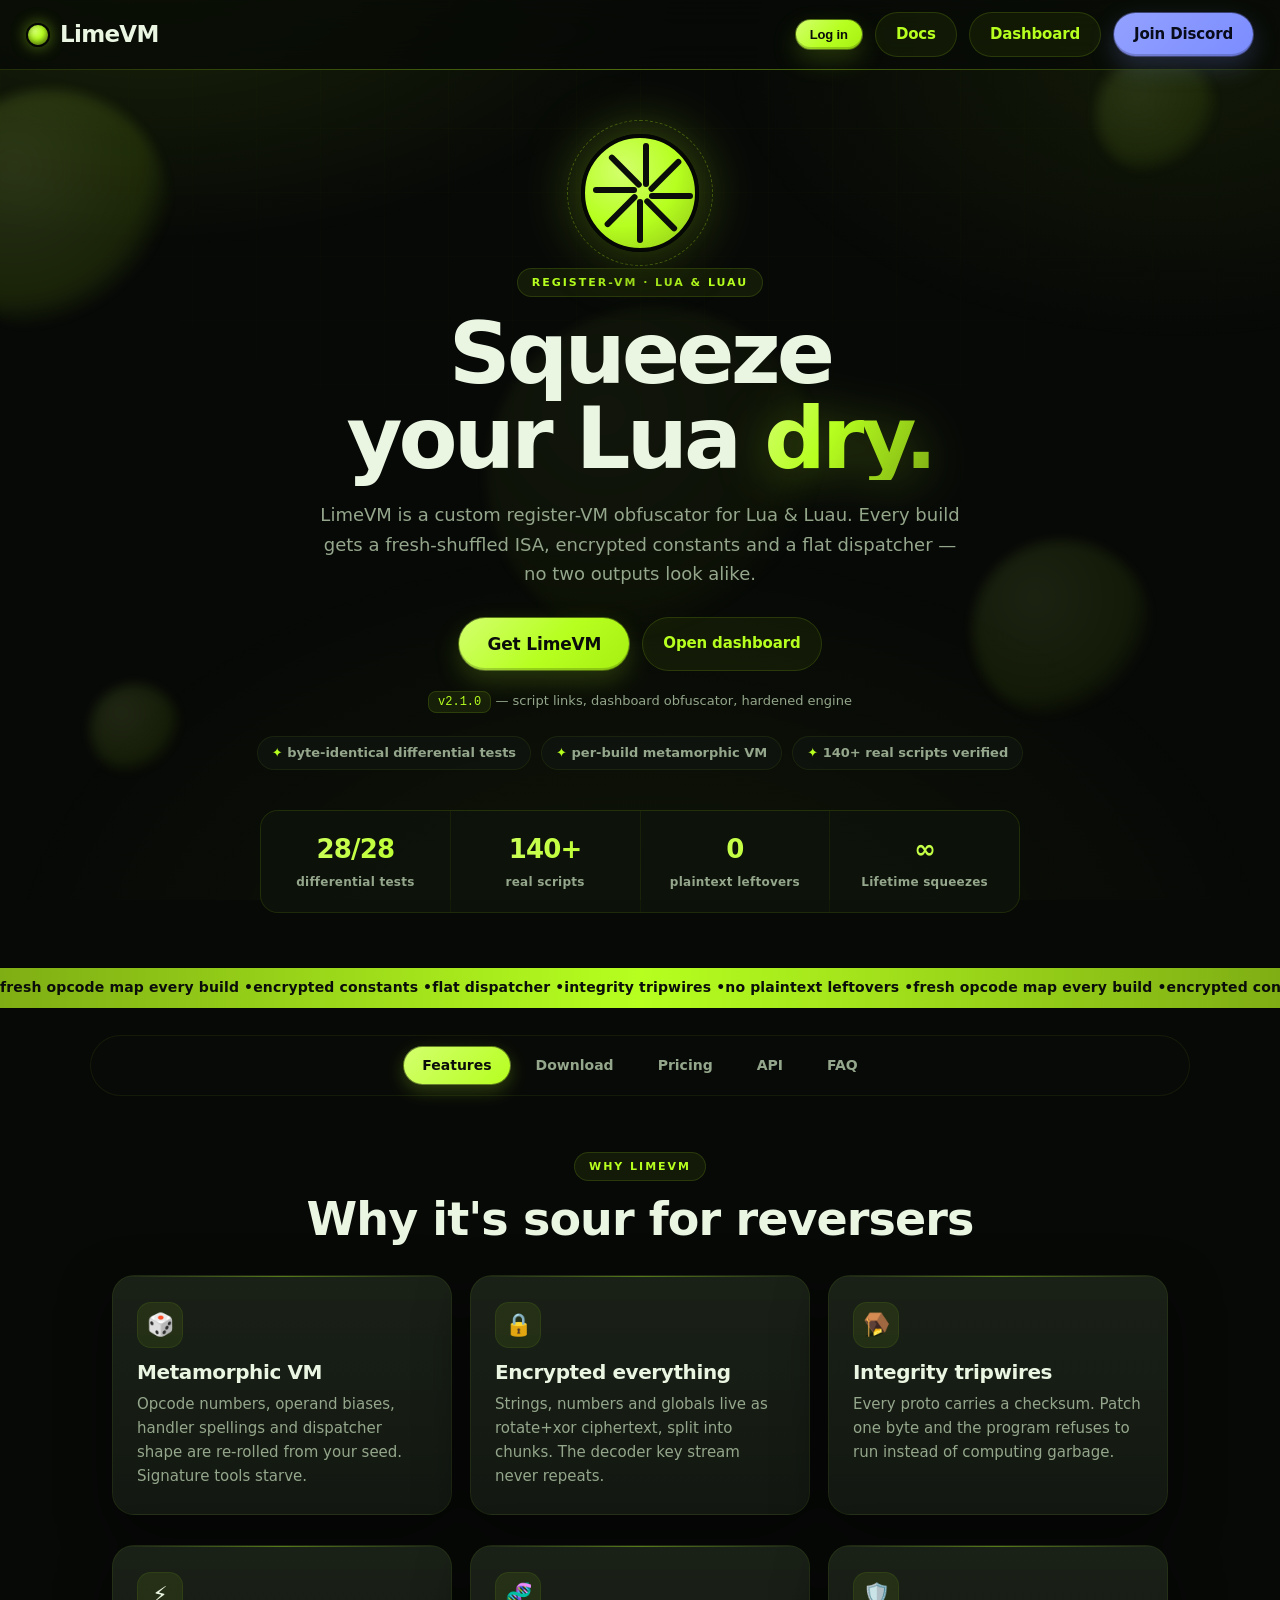
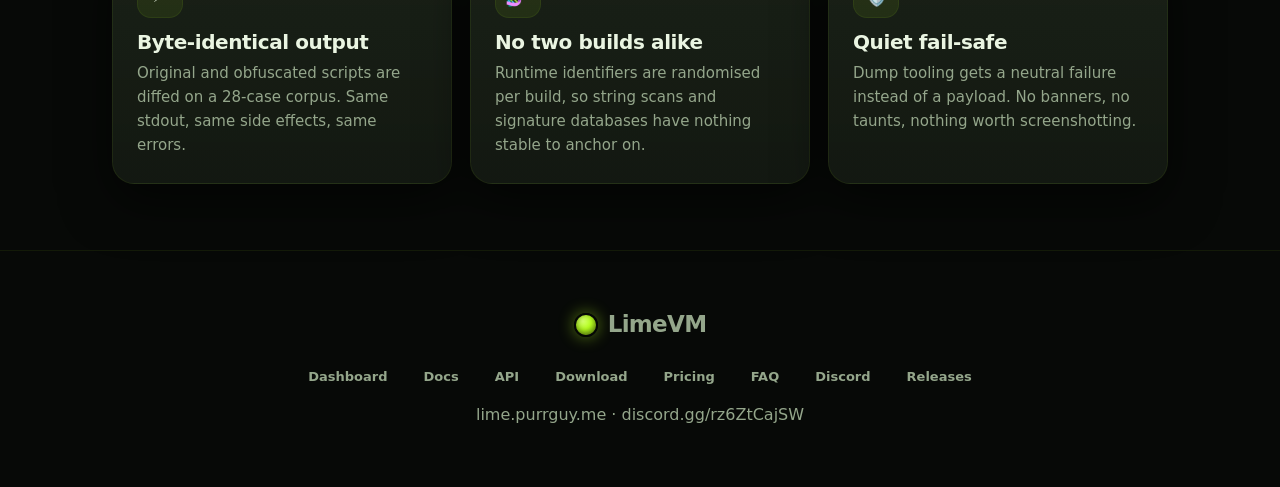
<file: index.html>
<!DOCTYPE html>
<html lang="en">
<head>
<meta charset="UTF-8">
<meta name="viewport" content="width=device-width, initial-scale=1.0">
<meta name="description" content="LimeVM — a custom register-VM obfuscator for Lua and Luau. Fresh-shuffled ISA, encrypted constants and a flat dispatcher in every build.">
<meta name="theme-color" content="#070907">
<meta property="og:title" content="LimeVM — Lua obfuscator with bite">
<meta property="og:description" content="Register-VM obfuscation for Lua and Luau: per-build metamorphic ISA, encrypted constants, integrity tripwires.">
<meta property="og:type" content="website">
<meta property="og:url" content="https://lime.purrguy.me/">
<link rel="canonical" href="https://lime.purrguy.me/">
<title>LimeVM — Lua obfuscator with bite</title>
<link rel="stylesheet" href="/style.css?v=2.4">
</head>
<body>
<div class="blobs" aria-hidden="true"><span></span><span></span><span></span><span></span><span></span></div>

<header class="nav">
  <div class="logo"><span class="lime-dot"></span> LimeVM</div>
  <span class="acct" id="acct-area"><button type="button" class="btn small" id="acct-btn">Log in</button></span>
  <a class="btn ghost" href="/docs/">Docs</a>
  <a class="btn ghost" href="dashboard.html">Dashboard</a>
  <a class="btn discord" href="https://discord.gg/rz6ZtCajSW" target="_blank" rel="noopener">Join Discord</a>
</header>

<section class="hero">
  <div class="hero-lime" aria-hidden="true">
    <div class="slice"><i></i><i></i><i></i><i></i><i></i><i></i><i></i><i></i></div>
  </div>
  <p><span class="eyebrow">Register-VM · Lua &amp; Luau</span></p>
  <h1>Squeeze your Lua <span class="hl">dry.</span></h1>
  <p class="sub">LimeVM is a custom register-VM obfuscator for Lua &amp; Luau.
     Every build gets a fresh-shuffled ISA, encrypted constants and a flat
     dispatcher — no two outputs look alike.</p>
  <div class="cta-row">
    <a class="btn big" href="#/download">Get LimeVM</a>
    <a class="btn ghost" href="dashboard.html">Open dashboard</a>
  </div>
  <p class="verline"><code>v2.1.0</code> <span class="dim">— script links, dashboard obfuscator, hardened engine</span></p>
  <div class="badges">
    <span>byte-identical differential tests</span>
    <span>per-build metamorphic VM</span>
    <span>140+ real scripts verified</span>
  </div>
  <div class="stats reveal">
    <div class="stat"><b>28/28</b><span>differential tests</span></div>
    <div class="stat"><b>140+</b><span>real scripts</span></div>
    <div class="stat"><b>0</b><span>plaintext leftovers</span></div>
    <div class="stat"><b>∞</b><span>Lifetime squeezes</span></div>
  </div>
</section>

<div class="marquee"><div class="track">
  <span>fresh opcode map every build • </span><span>encrypted constants • </span><span>flat dispatcher • </span><span>integrity tripwires • </span><span>no plaintext leftovers • </span>
  <span>fresh opcode map every build • </span><span>encrypted constants • </span><span>flat dispatcher • </span><span>integrity tripwires • </span><span>no plaintext leftovers • </span>
</div></div>

<nav class="tabs" id="tabs">
  <a href="#/features" data-tab="features">Features</a>
  <a href="#/download" data-tab="download">Download</a>
  <a href="#/pricing" data-tab="pricing">Pricing</a>
  <a href="#/api" data-tab="api">API</a>
  <a href="#/faq" data-tab="faq">FAQ</a>
</nav>

<main id="panels">
<section class="panel" data-panel="features">
  <p class="center"><span class="eyebrow">Why LimeVM</span></p>
  <h2>Why it's sour for reversers</h2>
  <div class="cards">
    <div class="card reveal"><div class="emoji">🎲</div><h3>Metamorphic VM</h3><p>Opcode numbers, operand biases, handler spellings and dispatcher shape are re-rolled from your seed. Signature tools starve.</p></div>
    <div class="card reveal"><div class="emoji">🔒</div><h3>Encrypted everything</h3><p>Strings, numbers and globals live as rotate+xor ciphertext, split into chunks. The decoder key stream never repeats.</p></div>
    <div class="card reveal"><div class="emoji">🪤</div><h3>Integrity tripwires</h3><p>Every proto carries a checksum. Patch one byte and the program refuses to run instead of computing garbage.</p></div>
  </div>
  <div class="cards">
    <div class="card reveal"><div class="emoji">⚡</div><h3>Byte-identical output</h3><p>Original and obfuscated scripts are diffed on a 28-case corpus. Same stdout, same side effects, same errors.</p></div>
    <div class="card reveal"><div class="emoji">🧬</div><h3>No two builds alike</h3><p>Runtime identifiers are randomised per build, so string scans and signature databases have nothing stable to anchor on.</p></div>
    <div class="card reveal"><div class="emoji">🛡️</div><h3>Quiet fail-safe</h3><p>Dump tooling gets a neutral failure instead of a payload. No banners, no taunts, nothing worth screenshotting.</p></div>
  </div>
</section>

<section class="panel" data-panel="download" hidden>
  <p class="center"><span class="eyebrow">Download</span></p>
  <h2>Grab the app</h2>
  <p class="center dim">Windows GUI: dashboard, history, themes, Discord login. Free accounts obfuscate up to 3000 chars per script. No install — download and run.</p>
  <div class="dl-card reveal">
    <div class="dl-ver" id="dl-ver">LimeVM v2.1.0</div>
    <div class="cta-row">
      <a class="btn big" id="dl-btn" href="download.html">Download page</a>
      <a class="btn ghost" href="https://discord.gg/rz6ZtCajSW" target="_blank" rel="noopener">Get it on Discord</a>
    </div>
    <p class="note">Windows 10/11 · ~13MB single file · <span id="dl-sha">sha256 on the download page</span></p>
  </div>
  <div class="steps">
    <div class="card reveal"><h3>1. Download</h3><p>Grab the exe from GitHub or Discord. One file, nothing to install.</p></div>
    <div class="card reveal"><h3>2. Make an account</h3><p>Register in the app (or up top on this site) — even free runs need one.</p></div>
    <div class="card reveal"><h3>3. Squeeze</h3><p>Paste Lua, hit Obfuscate. Lifetime unlocks unlimited size and unlimited runs.</p></div>
  </div>
</section>

<section class="panel" data-panel="pricing" hidden>
  <p class="center"><span class="eyebrow">Pricing</span></p>
  <h2>Pick your ripeness</h2>
  <div class="cards plans">
    <div class="card reveal">
      <h3>Week</h3><div class="price">$4.99</div>
      <p>Full obfuscator for 7 days.</p>
      <ul class="feature-list">
        <li>20 obfuscations / day</li>
        <li>All presets, app + dashboard</li>
        <li>Discord perks</li>
      </ul>
      <a class="btn ghost" href="https://discord.gg/rz6ZtCajSW" target="_blank" rel="noopener">Buy on Discord</a>
    </div>
    <div class="card reveal">
      <h3>Month</h3><div class="price">$9.99</div>
      <p>Full obfuscator for 30 days. Best for active projects.</p>
      <ul class="feature-list">
        <li>20 obfuscations / day</li>
        <li>All presets, app + dashboard</li>
        <li>Discord perks</li>
      </ul>
      <a class="btn ghost" href="https://discord.gg/rz6ZtCajSW" target="_blank" rel="noopener">Buy on Discord</a>
    </div>
    <div class="card reveal">
      <h3>Year</h3><div class="price">$21.99</div>
      <p>Full obfuscator for 365 days. Set and forget.</p>
      <ul class="feature-list">
        <li>20 obfuscations / day</li>
        <li>All presets + CLI</li>
        <li>Priority seeds</li>
      </ul>
      <a class="btn ghost" href="https://discord.gg/rz6ZtCajSW" target="_blank" rel="noopener">Buy on Discord</a>
    </div>
    <div class="card hot reveal">
      <div class="pop">BEST VALUE</div>
      <h3>Lifetime</h3><div class="price">$38.99</div>
      <p>Pay once. Every future LimeVM version, forever.</p>
      <ul class="feature-list">
        <li><b>Unlimited</b> obfuscations — no daily cap</li>
        <li>Every future version included</li>
        <li>All presets, CLI and priority seeds</li>
        <li>Never expires</li>
      </ul>
      <a class="btn" href="https://discord.gg/rz6ZtCajSW" target="_blank" rel="noopener">Buy on Discord</a>
    </div>
  </div>
  <p class="note">Buy in Discord — open a ticket and staff activate the plan on your linked account. Lifetime never resets to a daily limit.</p>
</section>

<section class="panel" data-panel="api" hidden>
  <p class="center"><span class="eyebrow">Developers</span></p>
  <h2>API</h2>
  <p class="center dim">Automate uploads and obfuscation. Auth: <code>Authorization: Bearer &lt;session token&gt;</code> from login. Quotas reset midnight UTC. Full reference: <a href="/api/docs/">api docs</a>.</p>
  <div class="win"><div class="bar"><i></i><i></i><i></i><span>upload.sh</span></div><pre id="api-doc1"></pre></div>
  <div class="win"><div class="bar"><i></i><i></i><i></i><span>obfuscate.sh</span></div><pre id="api-doc2"></pre></div>
  <div class="win"><div class="bar"><i></i><i></i><i></i><span>fetch.lua</span></div><pre id="api-doc3"></pre></div>
  <div class="win"><div class="bar"><i></i><i></i><i></i><span>private-api.sh</span></div><pre id="api-doc4"></pre></div>
  <p class="note">Short links: free 3/day, 5-day expiry · paid 20/day, never expire · same script twice returns the existing link · <code>GET /s/&lt;slug&gt;</code> serves raw Lua · dashboard obfuscator: 300k chars, 2/day (unlimited on Lifetime).<br><b>Private API</b> <code>POST /api/v2/obfuscate</code>: Bearer key, no daily quota, up to 1M chars, raw or JSON body. <a href="/api/docs/">Full reference →</a></p>
</section>

<section class="panel" data-panel="faq" hidden>
  <p class="center"><span class="eyebrow">FAQ</span></p>
  <h2>Sour questions</h2>
  <div class="faq">
    <details><summary>Will my script still run exactly the same?</summary><p>Yes. Every release passes 28 differential test cases (original vs obfuscated, byte-identical stdout) plus 140+ real-world scripts.</p></details>
    <details><summary>Can anyone reverse it?</summary><p>Honest answer: a determined expert with dynamic analysis can eventually lift any client-side VM. LimeVM's job is making that cost weeks instead of minutes — fresh ISA per build, encrypted constants, tripwires.</p></details>
    <details><summary>How do accounts and activation work?</summary><p>Make a free account here or in the app (username + password, Discord linking supported). Buy a tier on Discord and staff activate you — your app and site both unlock. License files still work for offline-first setups.</p></details>
    <details><summary>What does Lifetime actually include?</summary><p>Unlimited obfuscations with no daily cap, every future LimeVM version, all presets, CLI access and priority seeds. It never expires and never drops back to a daily limit.</p></details>
    <details><summary>Does it work offline?</summary><p>Yes. Licenses verify offline for 14 days between check-ins; obfuscation itself never needs the internet.</p></details>
    <details><summary>Is there really a free Discord obfuscator?</summary><p>Yes — <b>/obfuscate</b> in the Discord server, once per day, up to 3000 chars. Same engine, nerfed demo preset.</p></details>
  </div>
</section>
</main>

<footer>
  <div class="logo"><span class="lime-dot"></span> LimeVM</div>
  <div class="foot-grid">
    <a href="dashboard.html">Dashboard</a>
    <a href="/docs/">Docs</a>
    <a href="/api/docs/">API</a>
    <a href="download.html">Download</a>
    <a href="index.html#/pricing">Pricing</a>
    <a href="index.html#/faq">FAQ</a>
    <a href="https://discord.gg/rz6ZtCajSW" target="_blank" rel="noopener">Discord</a>
    <a href="https://github.com/purrguy/LimeVM-App/releases" target="_blank" rel="noopener">Releases</a>
  </div>
  <p>lime.purrguy.me · <a href="https://discord.gg/rz6ZtCajSW" target="_blank" rel="noopener">discord.gg/rz6ZtCajSW</a></p>
</footer>

<div class="modal-back" id="auth-modal" hidden>
  <div class="modal">
    <h3 id="auth-title">Log in</h3>
    <label>Username<input id="auth-user" autocomplete="username" maxlength="20"></label>
    <label>Password<input id="auth-pass" type="password" autocomplete="current-password"></label>
    <div class="err" id="auth-err"></div>
    <div class="cta-row">
      <button type="button" class="btn" id="auth-go">Log in</button>
      <button type="button" class="btn ghost" id="auth-swap">Need an account? Register</button>
    </div>
    <button type="button" class="x" id="auth-x" aria-label="Close">✕</button>
  </div>
</div>

<script src="app.js?v=2.4"></script>
</body>
</html>
</file>
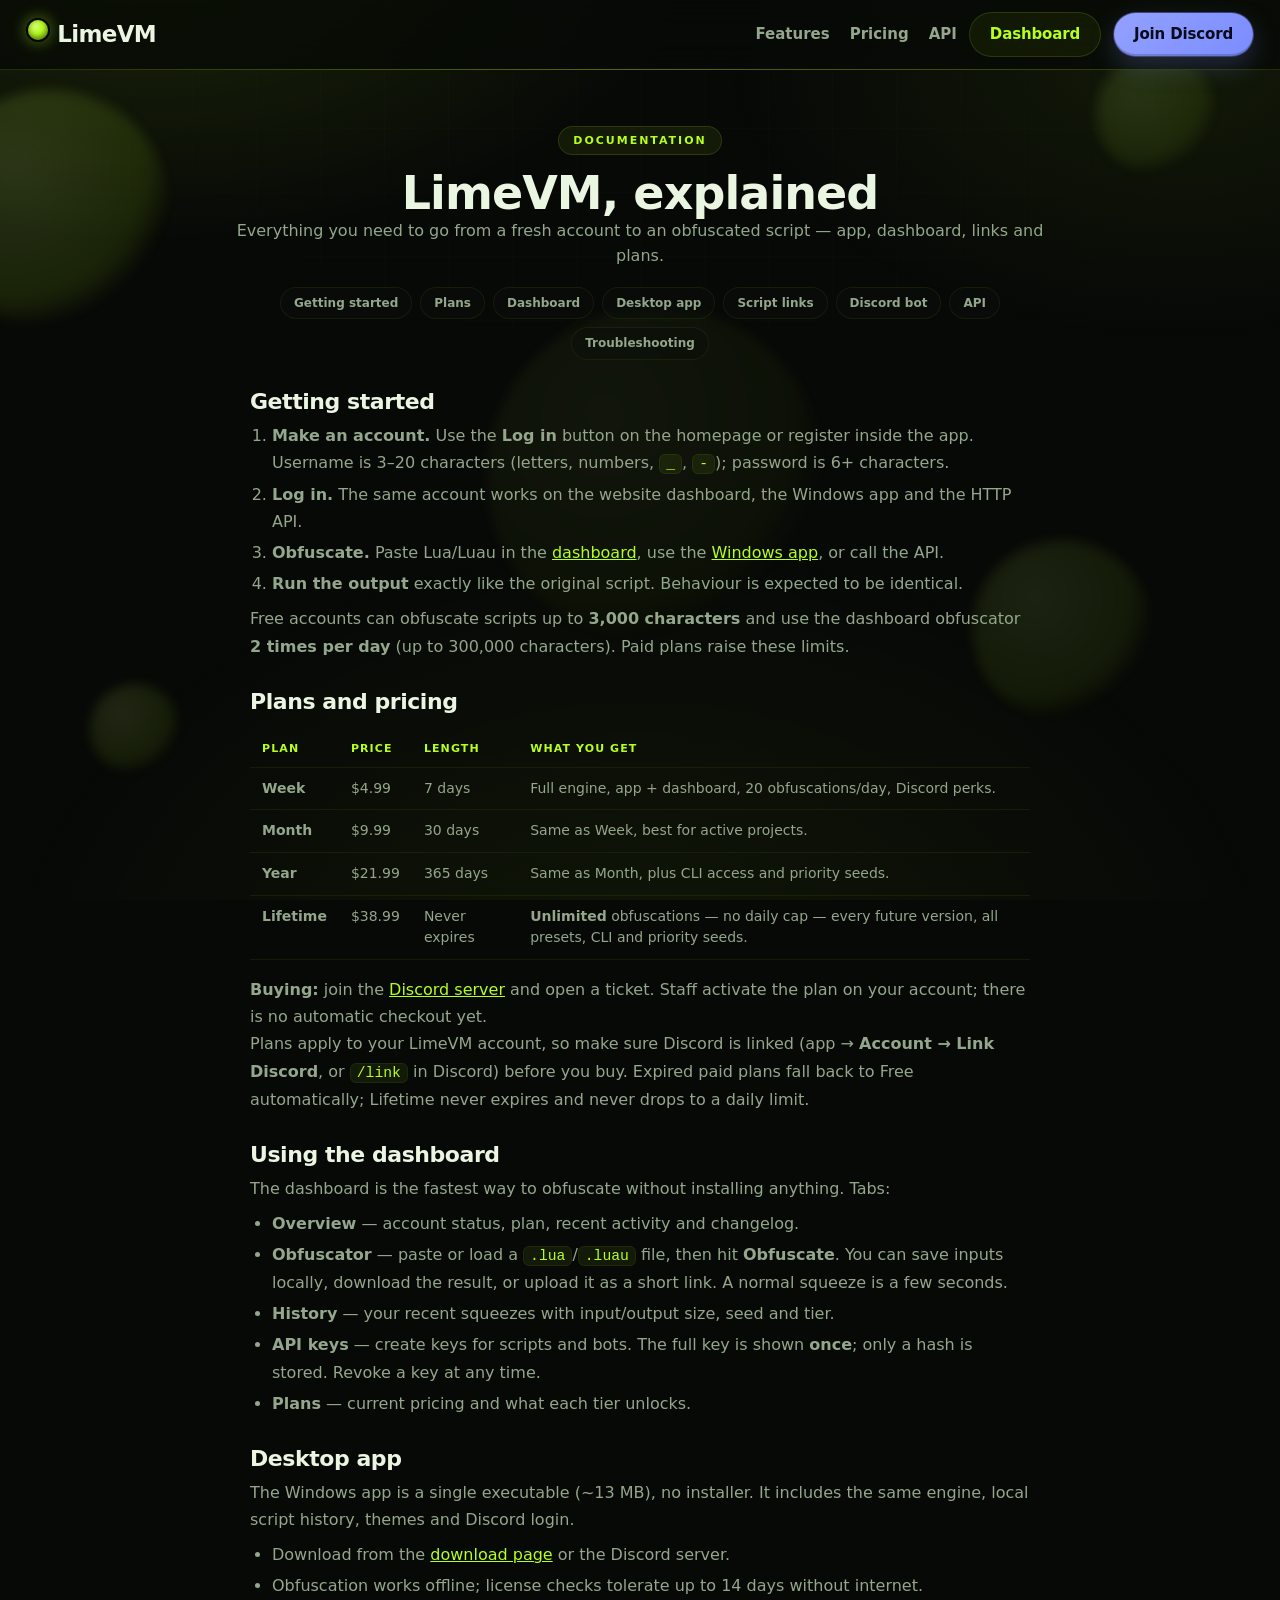
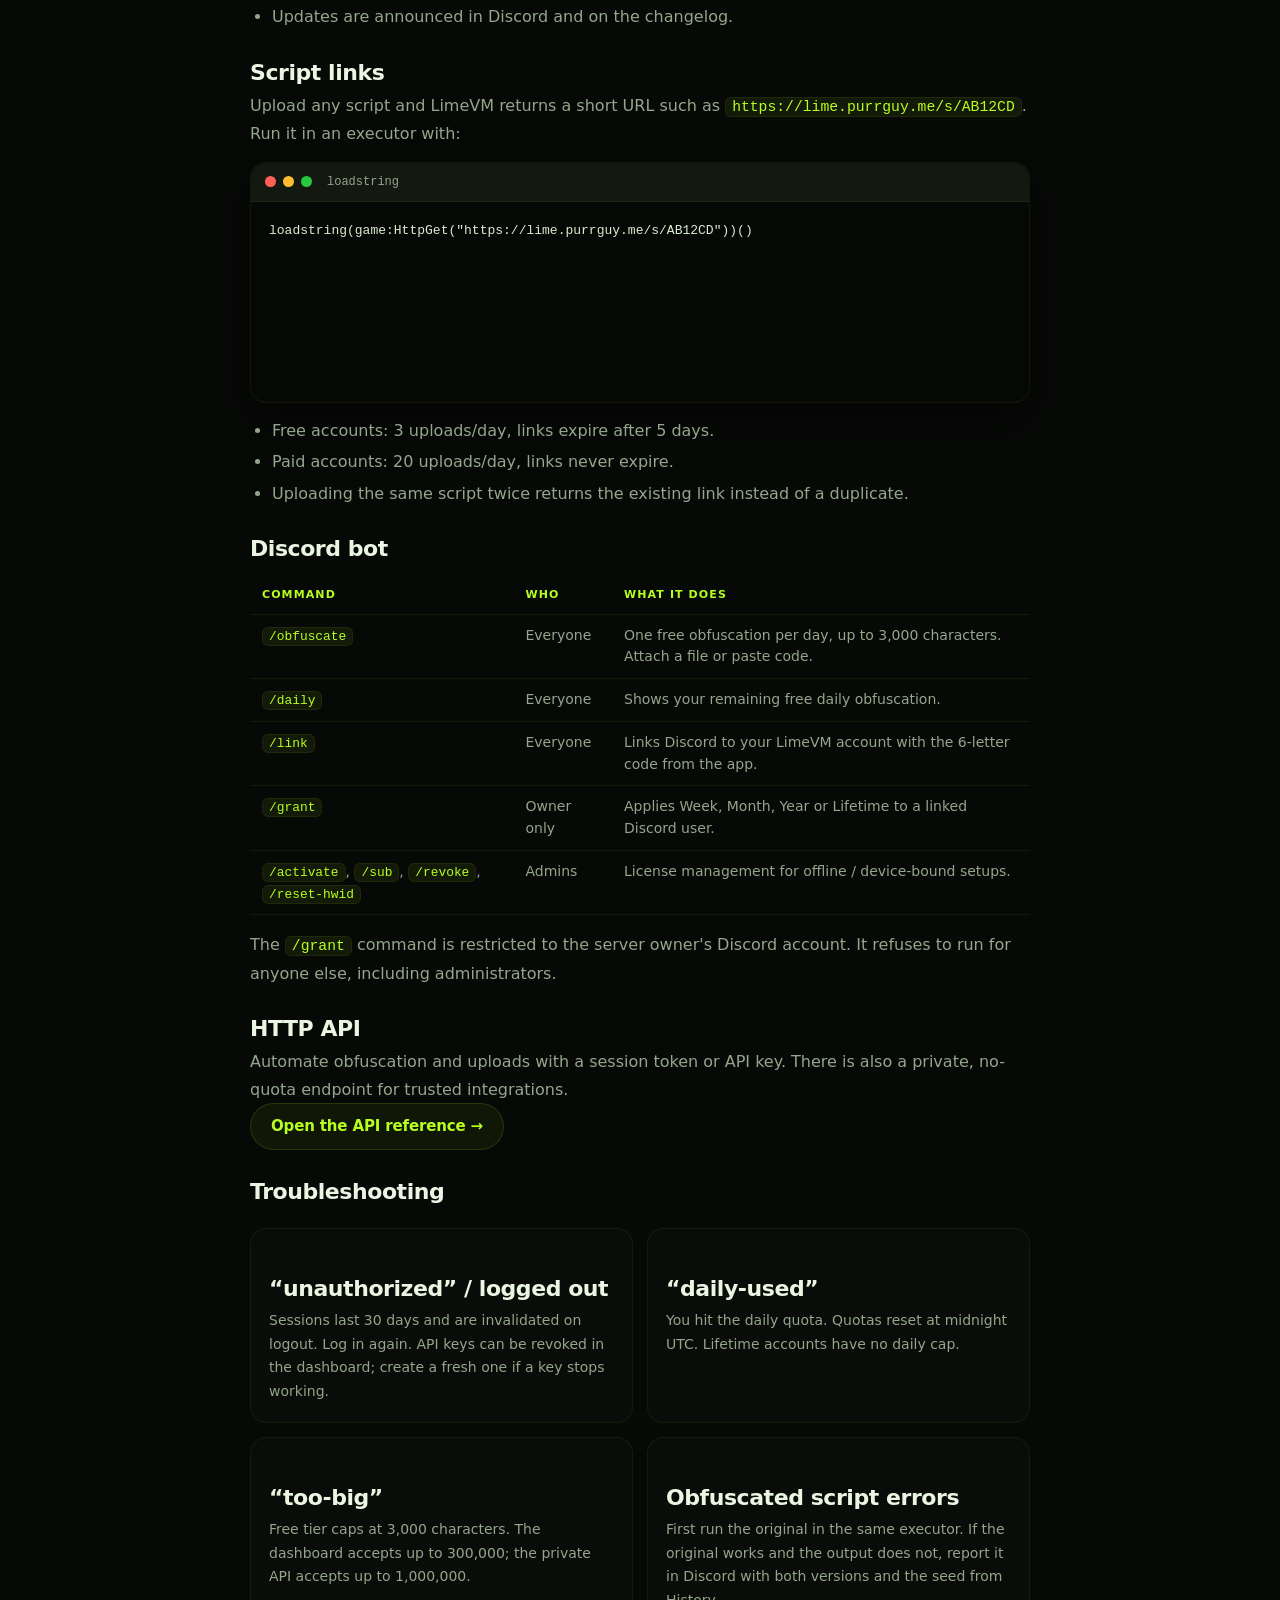
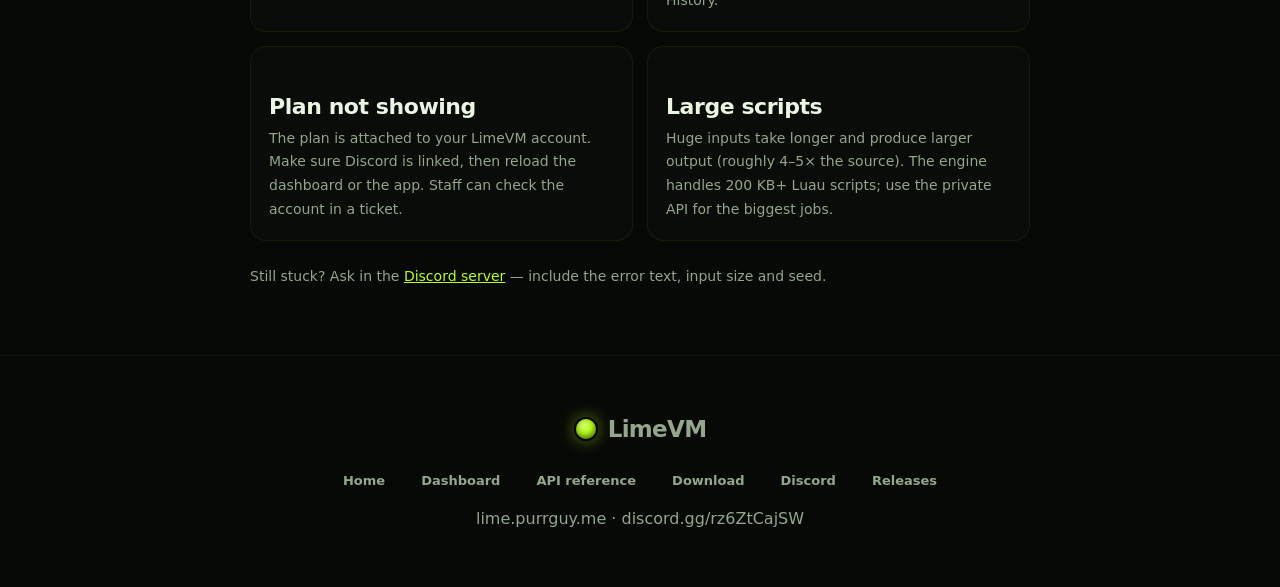
<file: docs/index.html>
<!DOCTYPE html>
<html lang="en">
<head>
<meta charset="UTF-8">
<meta name="viewport" content="width=device-width, initial-scale=1.0">
<meta name="description" content="LimeVM documentation — accounts, plans, the app, the dashboard, script links and the Discord bot.">
<meta name="theme-color" content="#070907">
<link rel="canonical" href="https://lime.purrguy.me/docs/">
<title>LimeVM Docs</title>
<link rel="stylesheet" href="/style.css?v=2.4">
</head>
<body>
<div class="blobs" aria-hidden="true"><span></span><span></span><span></span><span></span><span></span></div>

<header class="nav">
  <div class="logo"><a href="/index.html" style="color:inherit;text-decoration:none"><span class="lime-dot"></span> LimeVM</a></div>
  <nav><a href="/index.html#/features">Features</a><a href="/index.html#/pricing">Pricing</a><a href="/api/docs/">API</a></nav>
  <a class="btn ghost" href="/dashboard.html">Dashboard</a>
  <a class="btn discord" href="https://discord.gg/rz6ZtCajSW" target="_blank" rel="noopener">Join Discord</a>
</header>

<section class="panel solo">
  <p class="center"><span class="eyebrow">Documentation</span></p>
  <h2>LimeVM, explained</h2>
  <p class="center dim">Everything you need to go from a fresh account to an obfuscated script — app, dashboard, links and plans.</p>

  <div class="doc-nav">
    <a href="#start">Getting started</a>
    <a href="#plans">Plans</a>
    <a href="#dashboard">Dashboard</a>
    <a href="#app">Desktop app</a>
    <a href="#links">Script links</a>
    <a href="#discord">Discord bot</a>
    <a href="#api">API</a>
    <a href="#trouble">Troubleshooting</a>
  </div>

  <div class="prose">

    <h3 id="start">Getting started</h3>
    <ol>
      <li><b>Make an account.</b> Use the <b>Log in</b> button on the homepage or register inside the app. Username is 3–20 characters (letters, numbers, <code>_</code>, <code>-</code>); password is 6+ characters.</li>
      <li><b>Log in.</b> The same account works on the website dashboard, the Windows app and the HTTP API.</li>
      <li><b>Obfuscate.</b> Paste Lua/Luau in the <a href="/dashboard.html">dashboard</a>, use the <a href="/download.html">Windows app</a>, or call the API.</li>
      <li><b>Run the output</b> exactly like the original script. Behaviour is expected to be identical.</li>
    </ol>
    <p>Free accounts can obfuscate scripts up to <b>3,000 characters</b> and use the dashboard obfuscator <b>2 times per day</b> (up to 300,000 characters). Paid plans raise these limits.</p>

    <h3 id="plans">Plans and pricing</h3>
    <div class="table-wrap">
      <table class="api">
        <thead><tr><th>Plan</th><th>Price</th><th>Length</th><th>What you get</th></tr></thead>
        <tbody>
          <tr><td><b>Week</b></td><td>$4.99</td><td>7 days</td><td>Full engine, app + dashboard, 20 obfuscations/day, Discord perks.</td></tr>
          <tr><td><b>Month</b></td><td>$9.99</td><td>30 days</td><td>Same as Week, best for active projects.</td></tr>
          <tr><td><b>Year</b></td><td>$21.99</td><td>365 days</td><td>Same as Month, plus CLI access and priority seeds.</td></tr>
          <tr><td><b>Lifetime</b></td><td>$38.99</td><td>Never expires</td><td><b>Unlimited</b> obfuscations — no daily cap — every future version, all presets, CLI and priority seeds.</td></tr>
        </tbody>
      </table>
    </div>
    <p><b>Buying:</b> join the <a href="https://discord.gg/rz6ZtCajSW" target="_blank" rel="noopener">Discord server</a> and open a ticket. Staff activate the plan on your account; there is no automatic checkout yet.</p>
    <p>Plans apply to your LimeVM account, so make sure Discord is linked (app → <b>Account → Link Discord</b>, or <code>/link</code> in Discord) before you buy. Expired paid plans fall back to Free automatically; Lifetime never expires and never drops to a daily limit.</p>

    <h3 id="dashboard">Using the dashboard</h3>
    <p>The dashboard is the fastest way to obfuscate without installing anything. Tabs:</p>
    <ul>
      <li><b>Overview</b> — account status, plan, recent activity and changelog.</li>
      <li><b>Obfuscator</b> — paste or load a <code>.lua</code>/<code>.luau</code> file, then hit <b>Obfuscate</b>. You can save inputs locally, download the result, or upload it as a short link. A normal squeeze is a few seconds.</li>
      <li><b>History</b> — your recent squeezes with input/output size, seed and tier.</li>
      <li><b>API keys</b> — create keys for scripts and bots. The full key is shown <b>once</b>; only a hash is stored. Revoke a key at any time.</li>
      <li><b>Plans</b> — current pricing and what each tier unlocks.</li>
    </ul>

    <h3 id="app">Desktop app</h3>
    <p>The Windows app is a single executable (~13 MB), no installer. It includes the same engine, local script history, themes and Discord login.</p>
    <ul>
      <li>Download from the <a href="/download.html">download page</a> or the Discord server.</li>
      <li>Obfuscation works offline; license checks tolerate up to 14 days without internet.</li>
      <li>Updates are announced in Discord and on the changelog.</li>
    </ul>

    <h3 id="links">Script links</h3>
    <p>Upload any script and LimeVM returns a short URL such as <code>https://lime.purrguy.me/s/AB12CD</code>. Run it in an executor with:</p>
    <div class="win"><div class="bar"><i></i><i></i><i></i><span>loadstring</span></div><pre>loadstring(game:HttpGet("https://lime.purrguy.me/s/AB12CD"))()</pre></div>
    <ul>
      <li>Free accounts: 3 uploads/day, links expire after 5 days.</li>
      <li>Paid accounts: 20 uploads/day, links never expire.</li>
      <li>Uploading the same script twice returns the existing link instead of a duplicate.</li>
    </ul>

    <h3 id="discord">Discord bot</h3>
    <div class="table-wrap">
      <table class="api">
        <thead><tr><th>Command</th><th>Who</th><th>What it does</th></tr></thead>
        <tbody>
          <tr><td><code>/obfuscate</code></td><td>Everyone</td><td>One free obfuscation per day, up to 3,000 characters. Attach a file or paste code.</td></tr>
          <tr><td><code>/daily</code></td><td>Everyone</td><td>Shows your remaining free daily obfuscation.</td></tr>
          <tr><td><code>/link</code></td><td>Everyone</td><td>Links Discord to your LimeVM account with the 6-letter code from the app.</td></tr>
          <tr><td><code>/grant</code></td><td>Owner only</td><td>Applies Week, Month, Year or Lifetime to a linked Discord user.</td></tr>
          <tr><td><code>/activate</code>, <code>/sub</code>, <code>/revoke</code>, <code>/reset-hwid</code></td><td>Admins</td><td>License management for offline / device-bound setups.</td></tr>
        </tbody>
      </table>
    </div>
    <p>The <code>/grant</code> command is restricted to the server owner's Discord account. It refuses to run for anyone else, including administrators.</p>

    <h3 id="api">HTTP API</h3>
    <p>Automate obfuscation and uploads with a session token or API key. There is also a private, no-quota endpoint for trusted integrations.</p>
    <p><a class="btn ghost" href="/api/docs/">Open the API reference →</a></p>

    <h3 id="trouble">Troubleshooting</h3>
    <div class="doc-grid">
      <div class="doc-card">
        <h3>“unauthorized” / logged out</h3>
        <p>Sessions last 30 days and are invalidated on logout. Log in again. API keys can be revoked in the dashboard; create a fresh one if a key stops working.</p>
      </div>
      <div class="doc-card">
        <h3>“daily-used”</h3>
        <p>You hit the daily quota. Quotas reset at midnight UTC. Lifetime accounts have no daily cap.</p>
      </div>
      <div class="doc-card">
        <h3>“too-big”</h3>
        <p>Free tier caps at 3,000 characters. The dashboard accepts up to 300,000; the private API accepts up to 1,000,000.</p>
      </div>
      <div class="doc-card">
        <h3>Obfuscated script errors</h3>
        <p>First run the original in the same executor. If the original works and the output does not, report it in Discord with both versions and the seed from History.</p>
      </div>
      <div class="doc-card">
        <h3>Plan not showing</h3>
        <p>The plan is attached to your LimeVM account. Make sure Discord is linked, then reload the dashboard or the app. Staff can check the account in a ticket.</p>
      </div>
      <div class="doc-card">
        <h3>Large scripts</h3>
        <p>Huge inputs take longer and produce larger output (roughly 4–5× the source). The engine handles 200 KB+ Luau scripts; use the private API for the biggest jobs.</p>
      </div>
    </div>

    <p class="note">Still stuck? Ask in the <a href="https://discord.gg/rz6ZtCajSW" target="_blank" rel="noopener">Discord server</a> — include the error text, input size and seed.</p>
  </div>
</section>

<footer>
  <div class="logo"><span class="lime-dot"></span> LimeVM</div>
  <div class="foot-grid">
    <a href="/index.html">Home</a>
    <a href="/dashboard.html">Dashboard</a>
    <a href="/api/docs/">API reference</a>
    <a href="/download.html">Download</a>
    <a href="https://discord.gg/rz6ZtCajSW" target="_blank" rel="noopener">Discord</a>
    <a href="https://github.com/purrguy/LimeVM-App/releases" target="_blank" rel="noopener">Releases</a>
  </div>
  <p>lime.purrguy.me · <a href="https://discord.gg/rz6ZtCajSW" target="_blank" rel="noopener">discord.gg/rz6ZtCajSW</a></p>
</footer>
</body>
</html>
</file>
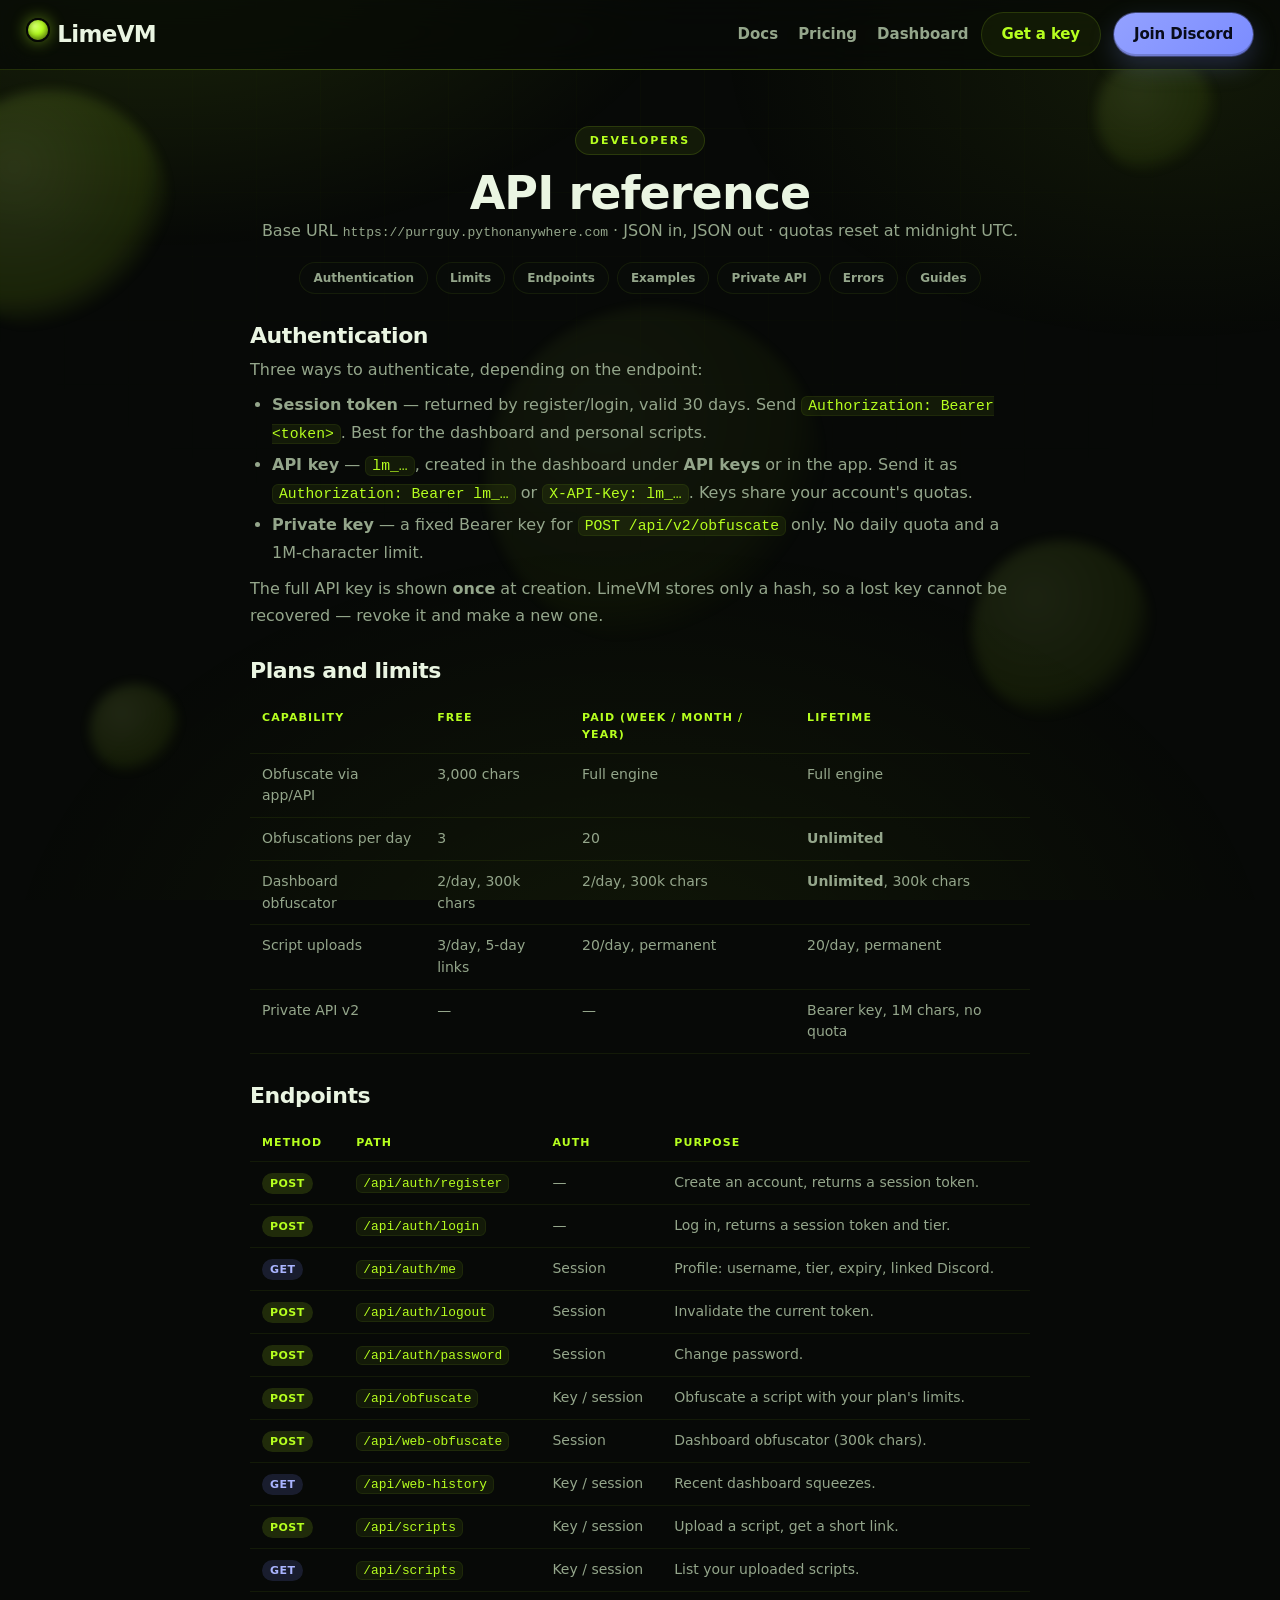
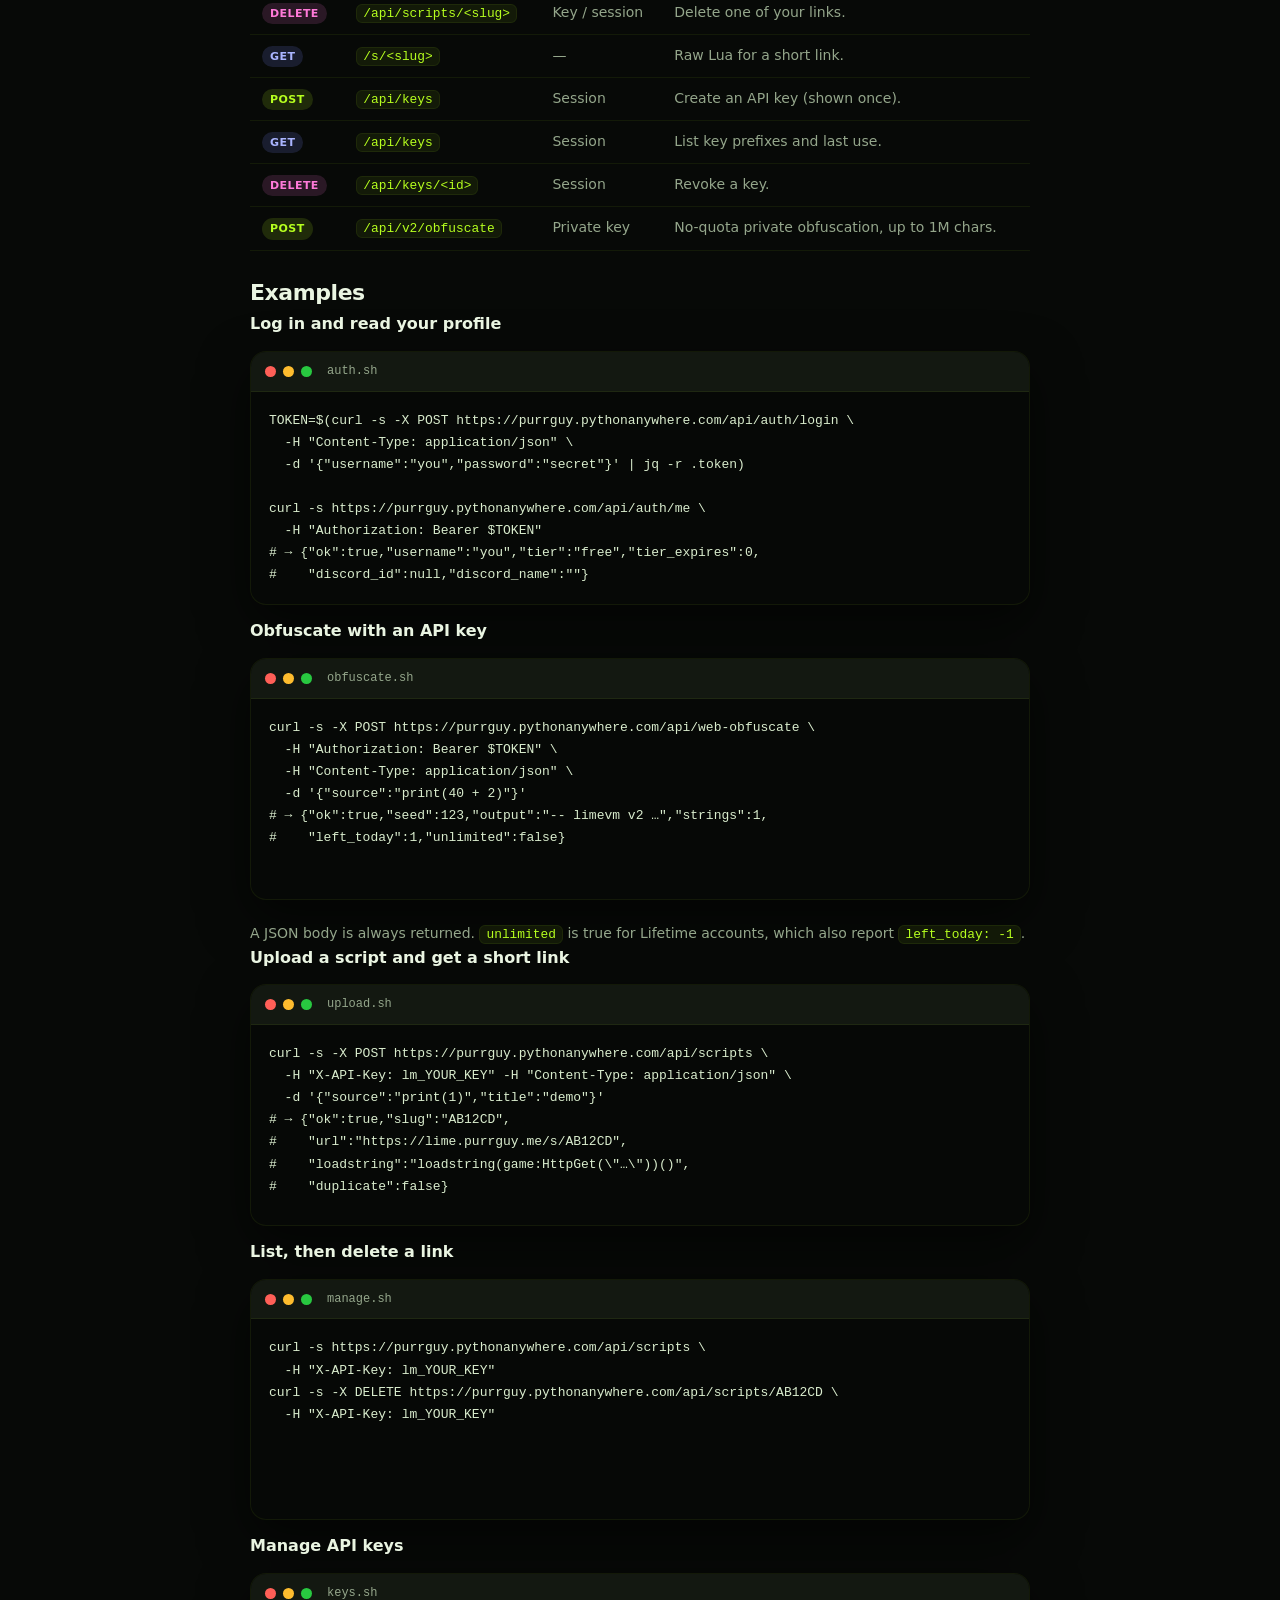
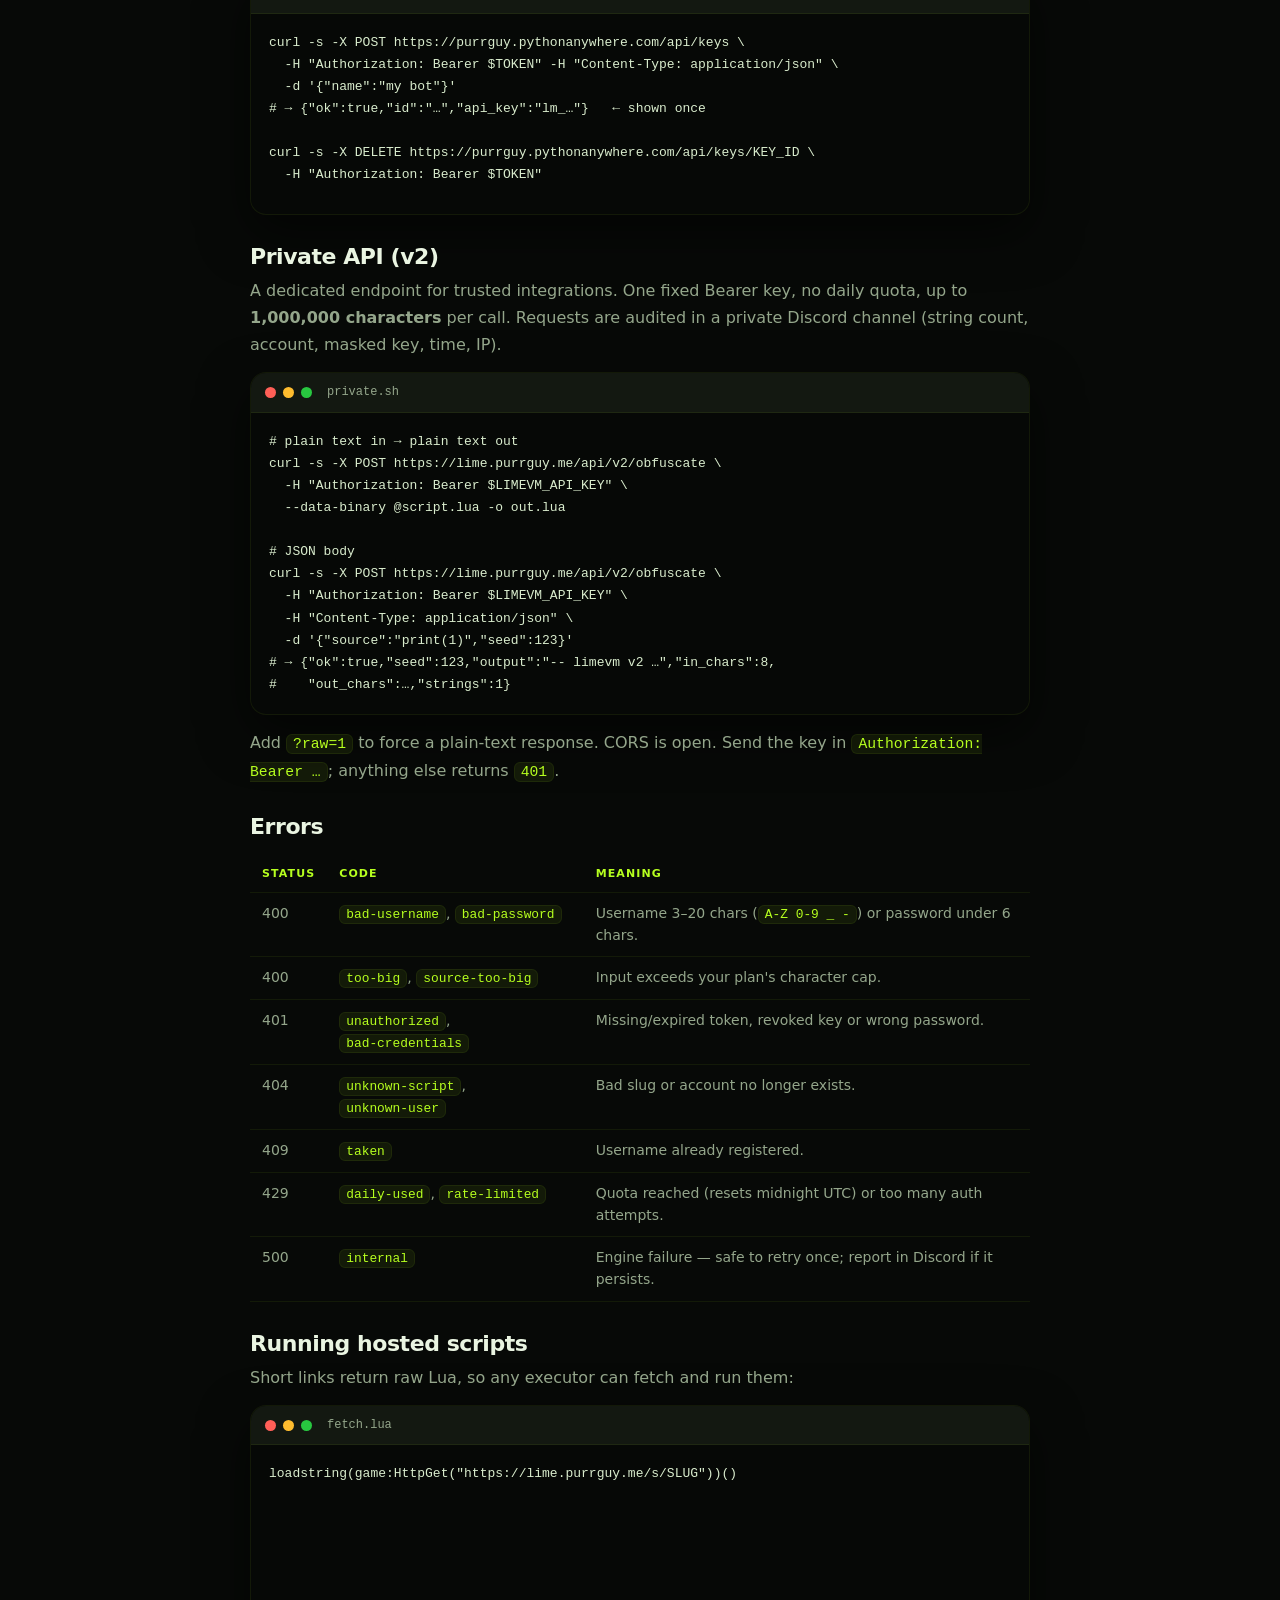
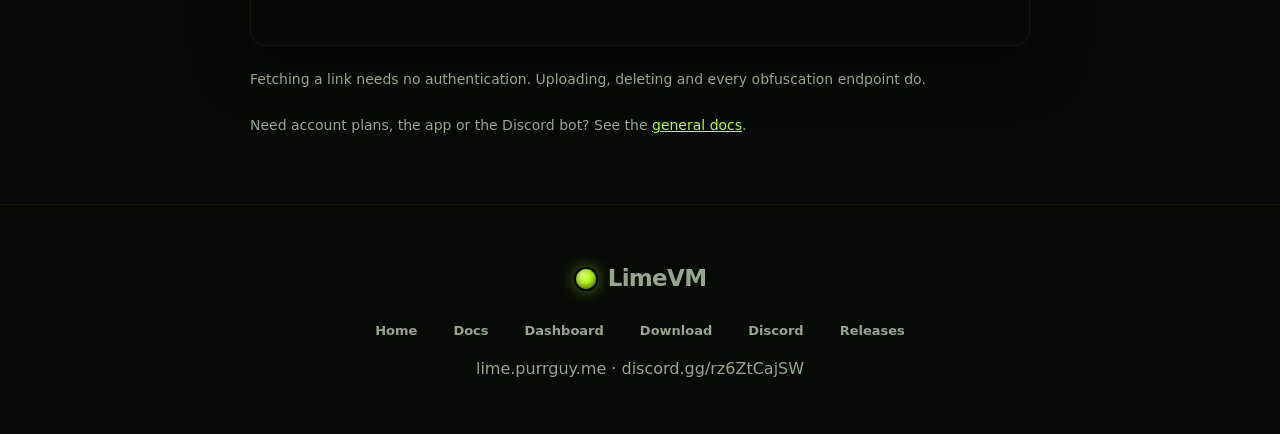
<file: api/docs/index.html>
<!DOCTYPE html>
<html lang="en">
<head>
<meta charset="UTF-8">
<meta name="viewport" content="width=device-width, initial-scale=1.0">
<meta name="description" content="LimeVM HTTP API reference: authentication, obfuscation, short links, API keys and the private no-quota endpoint.">
<meta name="theme-color" content="#070907">
<link rel="canonical" href="https://lime.purrguy.me/api/docs/">
<title>LimeVM API reference</title>
<link rel="stylesheet" href="/style.css?v=2.4">
</head>
<body>
<div class="blobs" aria-hidden="true"><span></span><span></span><span></span><span></span><span></span></div>

<header class="nav">
  <div class="logo"><a href="/index.html" style="color:inherit;text-decoration:none"><span class="lime-dot"></span> LimeVM</a></div>
  <nav><a href="/docs/">Docs</a><a href="/index.html#/pricing">Pricing</a><a href="/dashboard.html">Dashboard</a></nav>
  <a class="btn ghost" href="/dashboard.html">Get a key</a>
  <a class="btn discord" href="https://discord.gg/rz6ZtCajSW" target="_blank" rel="noopener">Join Discord</a>
</header>

<section class="panel solo">
  <p class="center"><span class="eyebrow">Developers</span></p>
  <h2>API reference</h2>
  <p class="center dim">Base URL <code>https://purrguy.pythonanywhere.com</code> · JSON in, JSON out · quotas reset at midnight UTC.</p>
  <div class="doc-nav">
    <a href="#auth">Authentication</a>
    <a href="#limits">Limits</a>
    <a href="#endpoints">Endpoints</a>
    <a href="#examples">Examples</a>
    <a href="#private">Private API</a>
    <a href="#errors">Errors</a>
    <a href="/docs/">Guides</a>
  </div>

  <div class="prose">

    <h3 id="auth">Authentication</h3>
    <p>Three ways to authenticate, depending on the endpoint:</p>
    <ul>
      <li><b>Session token</b> — returned by register/login, valid 30 days. Send <code>Authorization: Bearer &lt;token&gt;</code>. Best for the dashboard and personal scripts.</li>
      <li><b>API key</b> — <code>lm_…</code>, created in the dashboard under <b>API keys</b> or in the app. Send it as <code>Authorization: Bearer lm_…</code> or <code>X-API-Key: lm_…</code>. Keys share your account's quotas.</li>
      <li><b>Private key</b> — a fixed Bearer key for <code>POST /api/v2/obfuscate</code> only. No daily quota and a 1M-character limit.</li>
    </ul>
    <p>The full API key is shown <b>once</b> at creation. LimeVM stores only a hash, so a lost key cannot be recovered — revoke it and make a new one.</p>

    <h3 id="limits">Plans and limits</h3>
    <div class="table-wrap">
      <table class="api">
        <thead><tr><th>Capability</th><th>Free</th><th>Paid (Week / Month / Year)</th><th>Lifetime</th></tr></thead>
        <tbody>
          <tr><td>Obfuscate via app/API</td><td>3,000 chars</td><td>Full engine</td><td>Full engine</td></tr>
          <tr><td>Obfuscations per day</td><td>3</td><td>20</td><td><b>Unlimited</b></td></tr>
          <tr><td>Dashboard obfuscator</td><td>2/day, 300k chars</td><td>2/day, 300k chars</td><td><b>Unlimited</b>, 300k chars</td></tr>
          <tr><td>Script uploads</td><td>3/day, 5-day links</td><td>20/day, permanent</td><td>20/day, permanent</td></tr>
          <tr><td>Private API v2</td><td>—</td><td>—</td><td>Bearer key, 1M chars, no quota</td></tr>
        </tbody>
      </table>
    </div>

    <h3 id="endpoints">Endpoints</h3>
    <div class="table-wrap">
      <table class="api">
        <thead><tr><th>Method</th><th>Path</th><th>Auth</th><th>Purpose</th></tr></thead>
        <tbody>
          <tr><td><span class="pill post">POST</span></td><td><code>/api/auth/register</code></td><td>—</td><td>Create an account, returns a session token.</td></tr>
          <tr><td><span class="pill post">POST</span></td><td><code>/api/auth/login</code></td><td>—</td><td>Log in, returns a session token and tier.</td></tr>
          <tr><td><span class="pill get">GET</span></td><td><code>/api/auth/me</code></td><td>Session</td><td>Profile: username, tier, expiry, linked Discord.</td></tr>
          <tr><td><span class="pill post">POST</span></td><td><code>/api/auth/logout</code></td><td>Session</td><td>Invalidate the current token.</td></tr>
          <tr><td><span class="pill post">POST</span></td><td><code>/api/auth/password</code></td><td>Session</td><td>Change password.</td></tr>
          <tr><td><span class="pill post">POST</span></td><td><code>/api/obfuscate</code></td><td>Key / session</td><td>Obfuscate a script with your plan's limits.</td></tr>
          <tr><td><span class="pill post">POST</span></td><td><code>/api/web-obfuscate</code></td><td>Session</td><td>Dashboard obfuscator (300k chars).</td></tr>
          <tr><td><span class="pill get">GET</span></td><td><code>/api/web-history</code></td><td>Key / session</td><td>Recent dashboard squeezes.</td></tr>
          <tr><td><span class="pill post">POST</span></td><td><code>/api/scripts</code></td><td>Key / session</td><td>Upload a script, get a short link.</td></tr>
          <tr><td><span class="pill get">GET</span></td><td><code>/api/scripts</code></td><td>Key / session</td><td>List your uploaded scripts.</td></tr>
          <tr><td><span class="pill del">DELETE</span></td><td><code>/api/scripts/&lt;slug&gt;</code></td><td>Key / session</td><td>Delete one of your links.</td></tr>
          <tr><td><span class="pill get">GET</span></td><td><code>/s/&lt;slug&gt;</code></td><td>—</td><td>Raw Lua for a short link.</td></tr>
          <tr><td><span class="pill post">POST</span></td><td><code>/api/keys</code></td><td>Session</td><td>Create an API key (shown once).</td></tr>
          <tr><td><span class="pill get">GET</span></td><td><code>/api/keys</code></td><td>Session</td><td>List key prefixes and last use.</td></tr>
          <tr><td><span class="pill del">DELETE</span></td><td><code>/api/keys/&lt;id&gt;</code></td><td>Session</td><td>Revoke a key.</td></tr>
          <tr><td><span class="pill post">POST</span></td><td><code>/api/v2/obfuscate</code></td><td>Private key</td><td>No-quota private obfuscation, up to 1M chars.</td></tr>
        </tbody>
      </table>
    </div>

    <h3 id="examples">Examples</h3>

    <h4>Log in and read your profile</h4>
    <div class="win"><div class="bar"><i></i><i></i><i></i><span>auth.sh</span></div><pre>TOKEN=$(curl -s -X POST https://purrguy.pythonanywhere.com/api/auth/login \
  -H "Content-Type: application/json" \
  -d '{"username":"you","password":"secret"}' | jq -r .token)

curl -s https://purrguy.pythonanywhere.com/api/auth/me \
  -H "Authorization: Bearer $TOKEN"
# → {"ok":true,"username":"you","tier":"free","tier_expires":0,
#    "discord_id":null,"discord_name":""}</pre></div>

    <h4>Obfuscate with an API key</h4>
    <div class="win"><div class="bar"><i></i><i></i><i></i><span>obfuscate.sh</span></div><pre>curl -s -X POST https://purrguy.pythonanywhere.com/api/web-obfuscate \
  -H "Authorization: Bearer $TOKEN" \
  -H "Content-Type: application/json" \
  -d '{"source":"print(40 + 2)"}'
# → {"ok":true,"seed":123,"output":"-- limevm v2 …","strings":1,
#    "left_today":1,"unlimited":false}</pre></div>
    <p class="note">A JSON body is always returned. <code>unlimited</code> is true for Lifetime accounts, which also report <code>left_today: -1</code>.</p>

    <h4>Upload a script and get a short link</h4>
    <div class="win"><div class="bar"><i></i><i></i><i></i><span>upload.sh</span></div><pre>curl -s -X POST https://purrguy.pythonanywhere.com/api/scripts \
  -H "X-API-Key: lm_YOUR_KEY" -H "Content-Type: application/json" \
  -d '{"source":"print(1)","title":"demo"}'
# → {"ok":true,"slug":"AB12CD",
#    "url":"https://lime.purrguy.me/s/AB12CD",
#    "loadstring":"loadstring(game:HttpGet(\"…\"))()",
#    "duplicate":false}</pre></div>

    <h4>List, then delete a link</h4>
    <div class="win"><div class="bar"><i></i><i></i><i></i><span>manage.sh</span></div><pre>curl -s https://purrguy.pythonanywhere.com/api/scripts \
  -H "X-API-Key: lm_YOUR_KEY"
curl -s -X DELETE https://purrguy.pythonanywhere.com/api/scripts/AB12CD \
  -H "X-API-Key: lm_YOUR_KEY"</pre></div>

    <h4>Manage API keys</h4>
    <div class="win"><div class="bar"><i></i><i></i><i></i><span>keys.sh</span></div><pre>curl -s -X POST https://purrguy.pythonanywhere.com/api/keys \
  -H "Authorization: Bearer $TOKEN" -H "Content-Type: application/json" \
  -d '{"name":"my bot"}'
# → {"ok":true,"id":"…","api_key":"lm_…"}   ← shown once

curl -s -X DELETE https://purrguy.pythonanywhere.com/api/keys/KEY_ID \
  -H "Authorization: Bearer $TOKEN"</pre></div>

    <h3 id="private">Private API (v2)</h3>
    <p>A dedicated endpoint for trusted integrations. One fixed Bearer key, no daily quota, up to <b>1,000,000 characters</b> per call. Requests are audited in a private Discord channel (string count, account, masked key, time, IP).</p>
    <div class="win"><div class="bar"><i></i><i></i><i></i><span>private.sh</span></div><pre># plain text in → plain text out
curl -s -X POST https://lime.purrguy.me/api/v2/obfuscate \
  -H "Authorization: Bearer $LIMEVM_API_KEY" \
  --data-binary @script.lua -o out.lua

# JSON body
curl -s -X POST https://lime.purrguy.me/api/v2/obfuscate \
  -H "Authorization: Bearer $LIMEVM_API_KEY" \
  -H "Content-Type: application/json" \
  -d '{"source":"print(1)","seed":123}'
# → {"ok":true,"seed":123,"output":"-- limevm v2 …","in_chars":8,
#    "out_chars":…,"strings":1}</pre></div>
    <p>Add <code>?raw=1</code> to force a plain-text response. CORS is open. Send the key in <code>Authorization: Bearer …</code>; anything else returns <code>401</code>.</p>

    <h3 id="errors">Errors</h3>
    <div class="table-wrap">
      <table class="api">
        <thead><tr><th>Status</th><th>Code</th><th>Meaning</th></tr></thead>
        <tbody>
          <tr><td>400</td><td><code>bad-username</code>, <code>bad-password</code></td><td>Username 3–20 chars (<code>A-Z 0-9 _ -</code>) or password under 6 chars.</td></tr>
          <tr><td>400</td><td><code>too-big</code>, <code>source-too-big</code></td><td>Input exceeds your plan's character cap.</td></tr>
          <tr><td>401</td><td><code>unauthorized</code>, <code>bad-credentials</code></td><td>Missing/expired token, revoked key or wrong password.</td></tr>
          <tr><td>404</td><td><code>unknown-script</code>, <code>unknown-user</code></td><td>Bad slug or account no longer exists.</td></tr>
          <tr><td>409</td><td><code>taken</code></td><td>Username already registered.</td></tr>
          <tr><td>429</td><td><code>daily-used</code>, <code>rate-limited</code></td><td>Quota reached (resets midnight UTC) or too many auth attempts.</td></tr>
          <tr><td>500</td><td><code>internal</code></td><td>Engine failure — safe to retry once; report in Discord if it persists.</td></tr>
        </tbody>
      </table>
    </div>

    <h3 id="run">Running hosted scripts</h3>
    <p>Short links return raw Lua, so any executor can fetch and run them:</p>
    <div class="win"><div class="bar"><i></i><i></i><i></i><span>fetch.lua</span></div><pre>loadstring(game:HttpGet("https://lime.purrguy.me/s/SLUG"))()</pre></div>
    <p class="note">Fetching a link needs no authentication. Uploading, deleting and every obfuscation endpoint do.</p>

    <p class="note">Need account plans, the app or the Discord bot? See the <a href="/docs/">general docs</a>.</p>
  </div>
</section>

<footer>
  <div class="logo"><span class="lime-dot"></span> LimeVM</div>
  <div class="foot-grid">
    <a href="/index.html">Home</a>
    <a href="/docs/">Docs</a>
    <a href="/dashboard.html">Dashboard</a>
    <a href="/download.html">Download</a>
    <a href="https://discord.gg/rz6ZtCajSW" target="_blank" rel="noopener">Discord</a>
    <a href="https://github.com/purrguy/LimeVM-App/releases" target="_blank" rel="noopener">Releases</a>
  </div>
  <p>lime.purrguy.me · <a href="https://discord.gg/rz6ZtCajSW" target="_blank" rel="noopener">discord.gg/rz6ZtCajSW</a></p>
</footer>
</body>
</html>
</file>
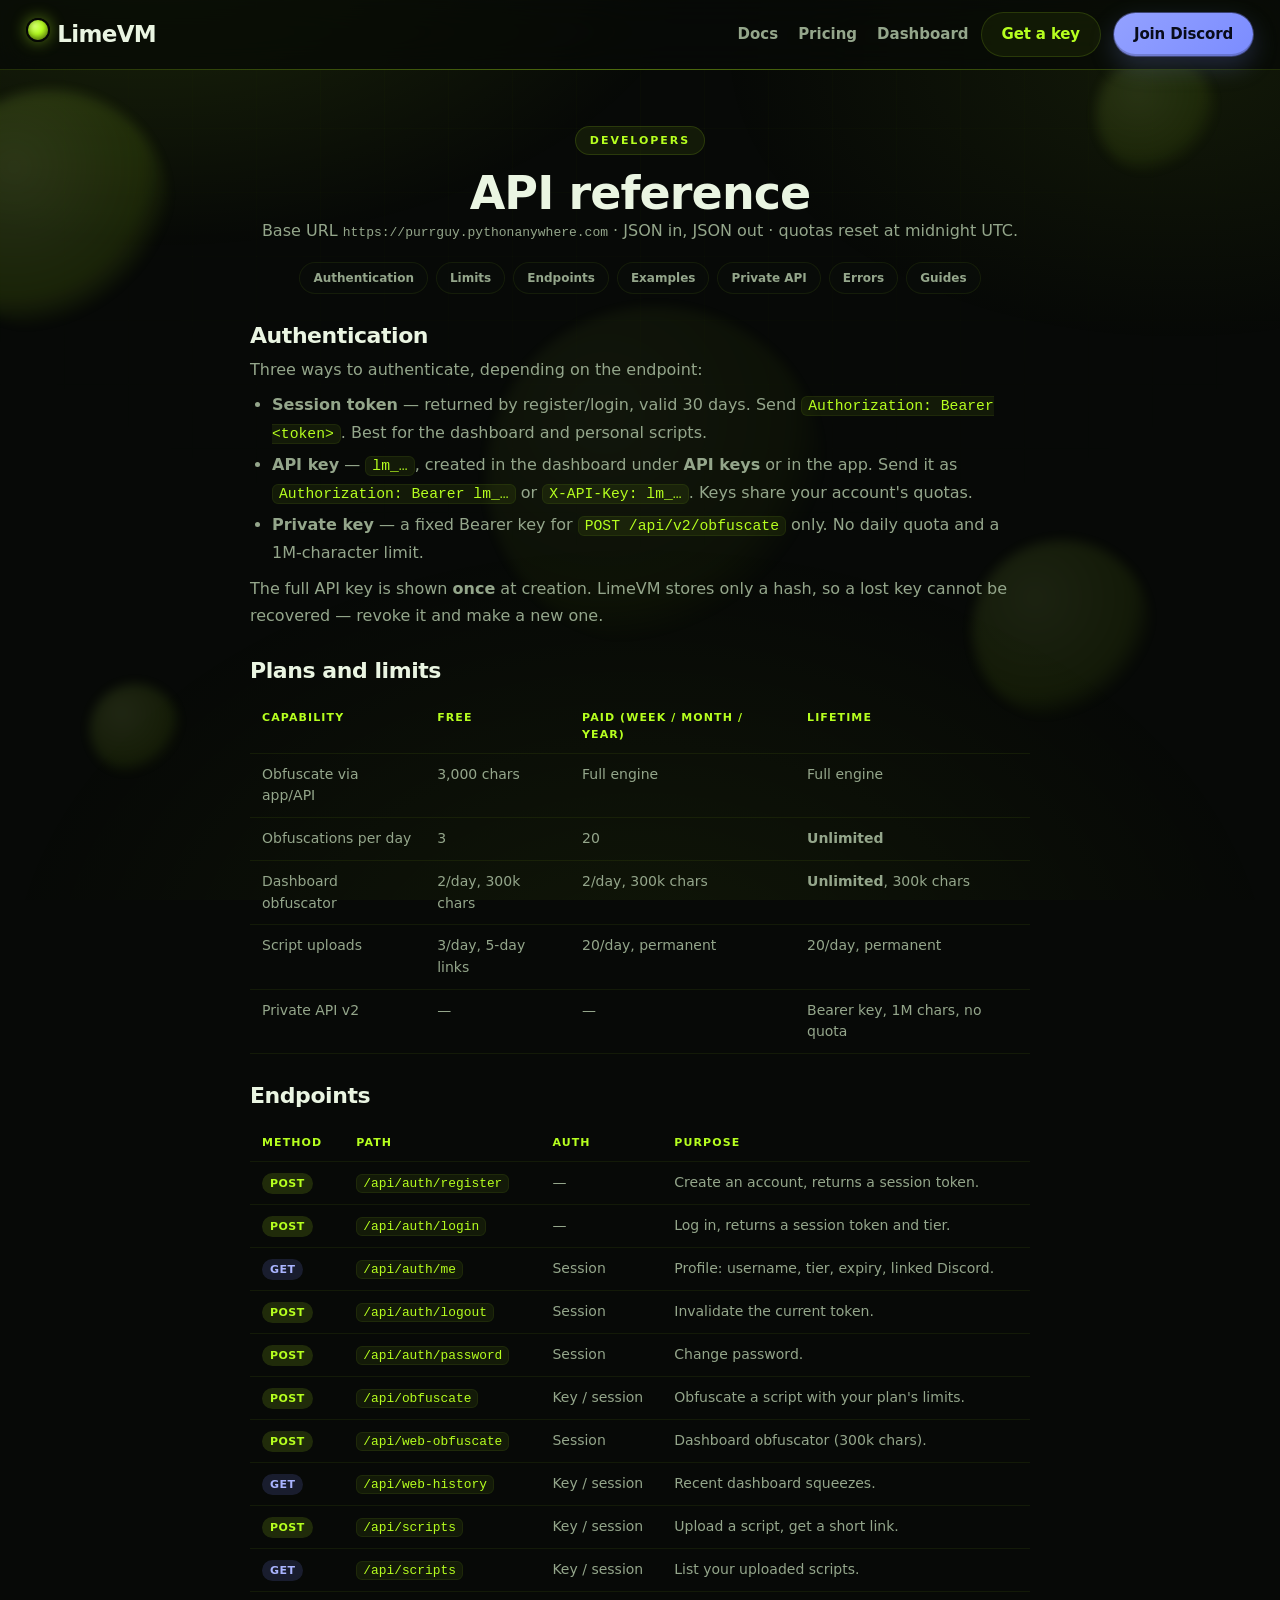
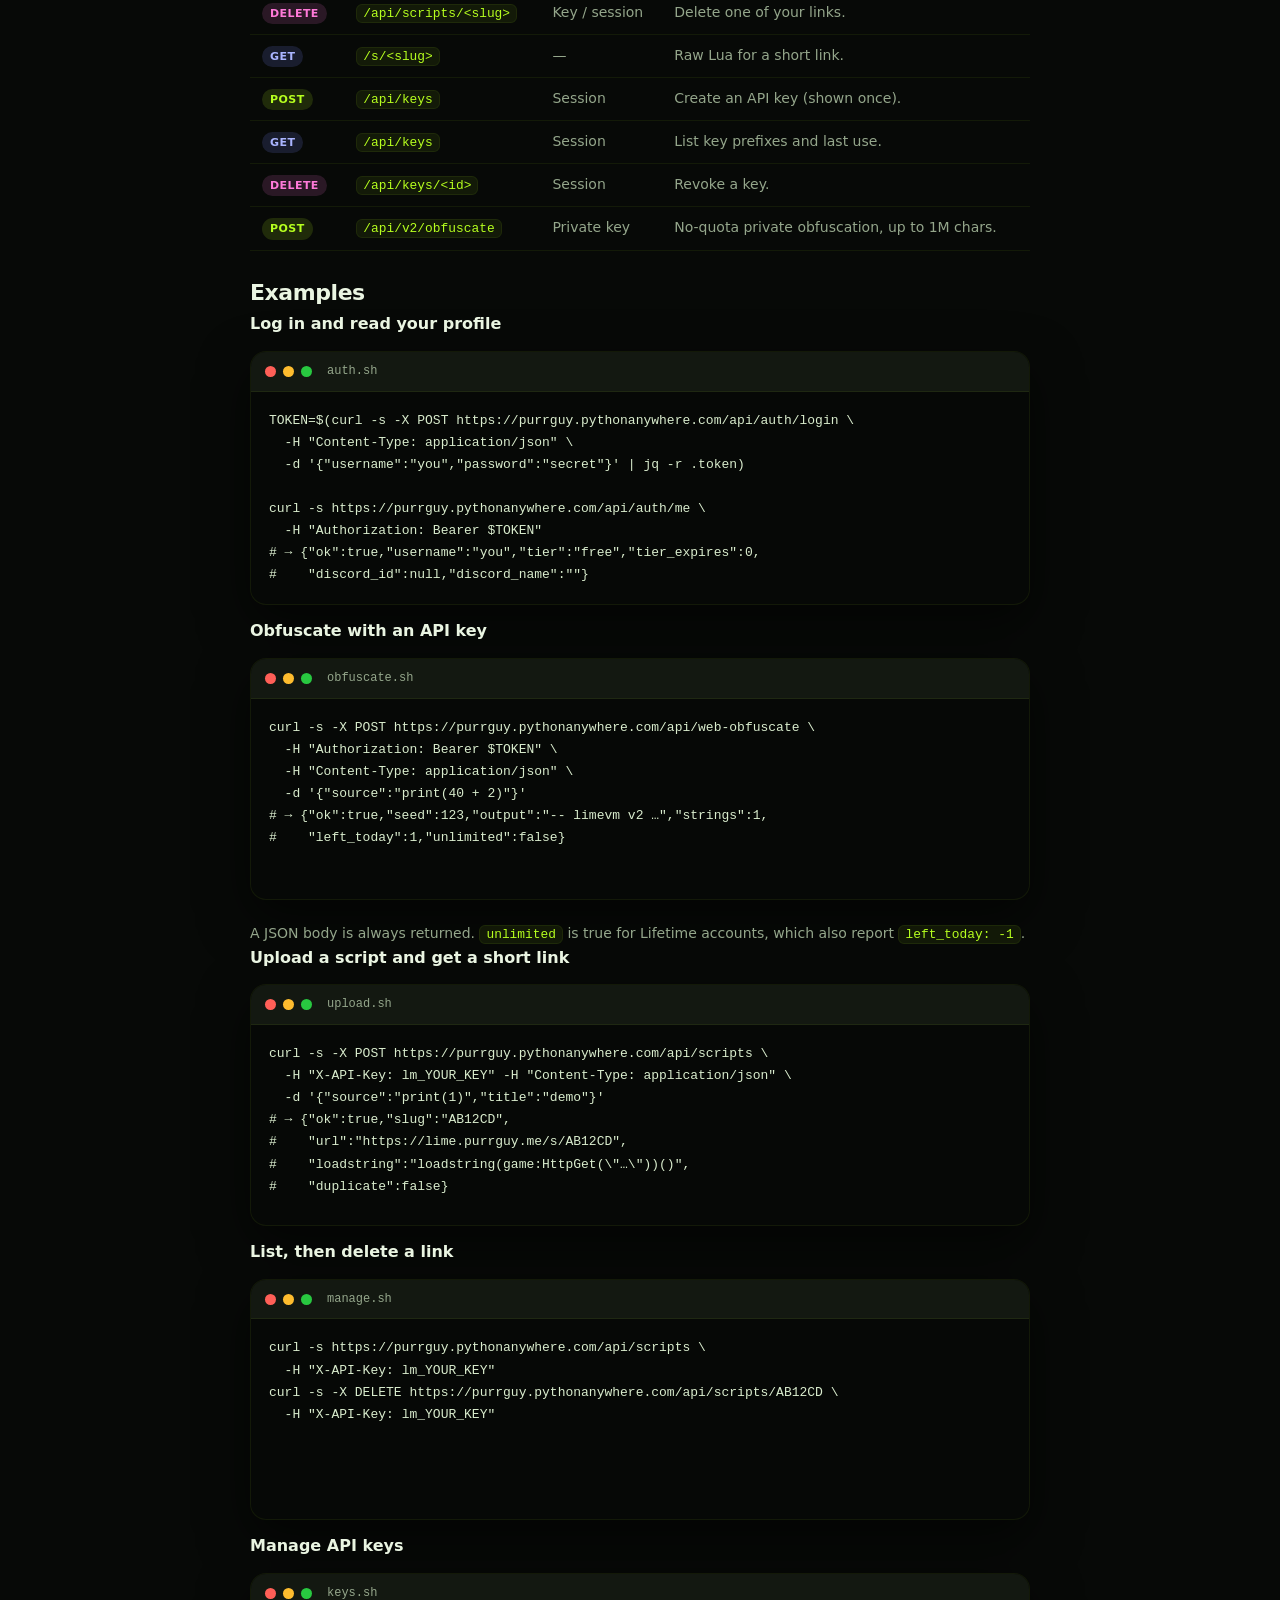
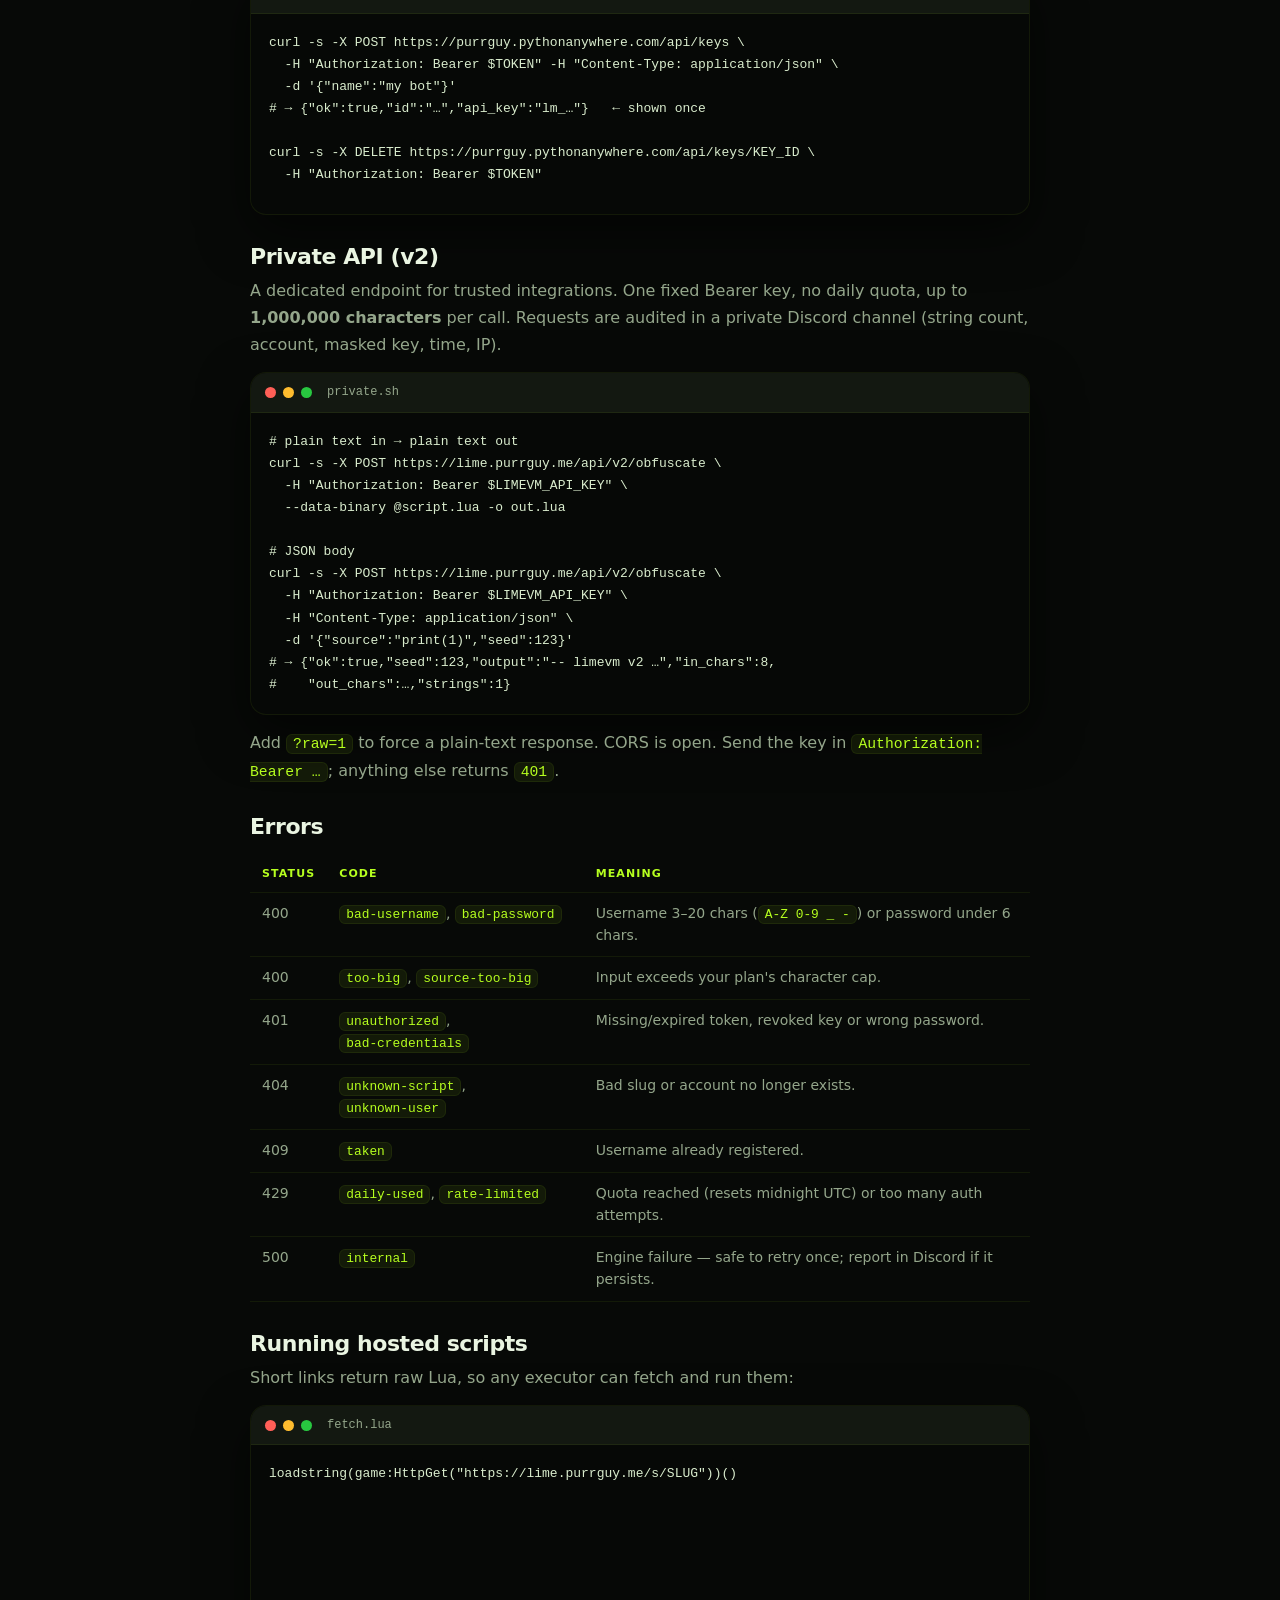
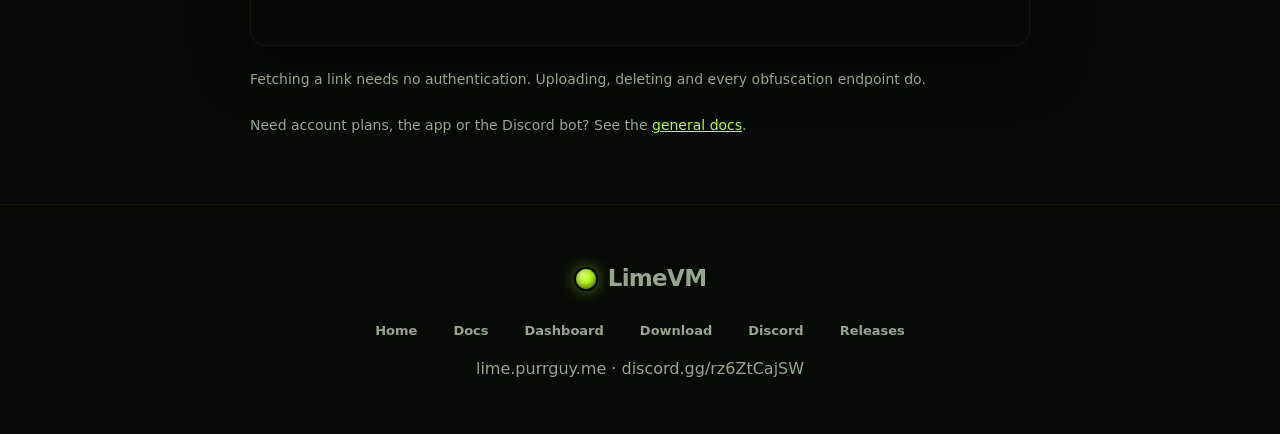
<file: docs/api/index.html>
<!DOCTYPE html>
<html lang="en">
<head>
<meta charset="UTF-8">
<meta name="viewport" content="width=device-width, initial-scale=1.0">
<meta http-equiv="refresh" content="0; url=/api/docs/">
<link rel="canonical" href="https://lime.purrguy.me/api/docs/">
<title>LimeVM API reference</title>
<script>location.replace('/api/docs/' + location.hash);</script>
</head>
<body>
<p>The API reference moved to <a href="/api/docs/">/api/docs/</a>.</p>
</body>
</html>
</file>
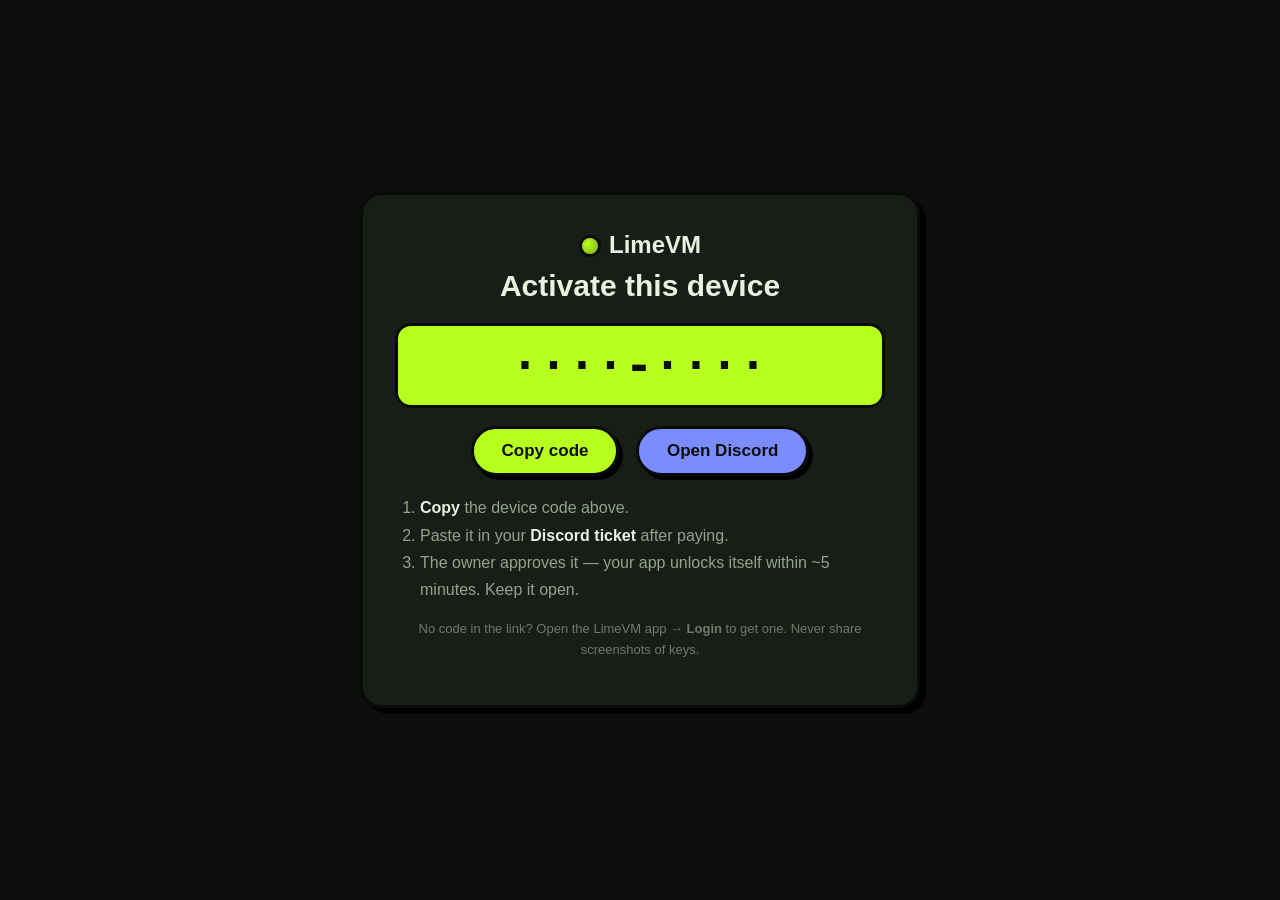
<file: activate.html>
<!DOCTYPE html>
<html lang="en">
<head>
<meta charset="UTF-8">
<meta name="viewport" content="width=device-width, initial-scale=1.0">
<meta name="description" content="Activate your LimeVM app with a device code.">
<title>Activate LimeVM</title>
<style>
  * { box-sizing: border-box; margin: 0; padding: 0; }
  body {
    background: #0c0e0c; color: #e8f3df;
    font-family: 'Trebuchet MS', 'Segoe UI', sans-serif;
    min-height: 100vh; display: flex; align-items: center; justify-content: center;
    padding: 24px;
  }
  .card {
    background: #181d18; border: 3px solid #0a0c0a; border-radius: 22px;
    box-shadow: 6px 6px 0 #000; padding: 36px 32px; max-width: 560px; width: 100%;
    text-align: center;
  }
  .logo { font-size: 24px; font-weight: 900; margin-bottom: 6px; }
  .logo i {
    display: inline-block; width: 22px; height: 22px; border-radius: 50%;
    background: radial-gradient(circle at 35% 35%, #b6ff1f, #7fae14);
    border: 3px solid #0a0c0a; vertical-align: -4px; margin-right: 8px;
  }
  h1 { font-size: 30px; margin: 10px 0 6px; }
  p { color: #93a48a; line-height: 1.6; margin: 8px 0; }
  .code {
    font-family: Consolas, monospace; font-size: clamp(28px, 7vw, 44px);
    font-weight: 900; color: #0c0e0c; background: #b6ff1f;
    border: 3px solid #0a0c0a; border-radius: 16px;
    padding: 14px 10px; margin: 20px 0 8px; letter-spacing: 2px;
    user-select: all;
  }
  .btn {
    display: inline-block; background: #b6ff1f; color: #0c0e0c;
    font-weight: 900; text-decoration: none; padding: 12px 28px; font-size: 17px;
    border-radius: 999px; border: 3px solid #0a0c0a;
    box-shadow: 4px 4px 0 #000; cursor: pointer; margin: 10px 6px 0;
    transition: transform .12s, box-shadow .12s;
  }
  .btn:hover { transform: translate(-2px, -2px); box-shadow: 6px 6px 0 #000; }
  .btn:active { transform: translate(2px, 2px); box-shadow: 1px 1px 0 #000; }
  .btn.discord { background: #7b8cff; }
  ol { text-align: left; color: #93a48a; margin: 18px auto 4px; max-width: 440px; line-height: 1.7; }
  ol b { color: #e8f3df; }
  .tiny { font-size: 13px; opacity: .7; margin-top: 16px; }
  a.inline { color: #b6ff1f; }
</style>
</head>
<body>
<div class="card">
  <div class="logo"><i></i>LimeVM</div>
  <h1>Activate this device</h1>
  <div class="code" id="code">····-····</div>
  <div>
    <button type="button" class="btn" id="copy">Copy code</button>
    <a class="btn discord" href="https://discord.gg/rz6ZtCajSW" target="_blank" rel="noopener">Open Discord</a>
  </div>
  <ol>
    <li><b>Copy</b> the device code above.</li>
    <li>Paste it in your <b>Discord ticket</b> after paying.</li>
    <li>The owner approves it — your app unlocks itself within ~5 minutes. Keep it open.</li>
  </ol>
  <p class="tiny" id="note">No code in the link? Open the LimeVM app → <b>Login</b> to get one. Never share screenshots of keys.</p>
</div>
<script>
(function () {
  var code = new URLSearchParams(location.search).get('code') || '';
  code = code.trim().toUpperCase();
  var ok = /^[A-Z0-9]{4}-[A-Z0-9]{4}$/.test(code);
  var el = document.getElementById('code');
  if (ok) el.textContent = code;
  document.getElementById('copy').addEventListener('click', function () {
    if (!ok) return;
    function done(btn) {
      var old = btn.textContent;
      btn.textContent = 'Copied!';
      setTimeout(function () { btn.textContent = old; }, 1500);
    }
    var btn = this;
    if (navigator.clipboard && navigator.clipboard.writeText) {
      navigator.clipboard.writeText(code).then(function () { done(btn); }, function () { fallback(); });
    } else { fallback(); }
    function fallback() {
      var ta = document.createElement('textarea');
      ta.value = code;
      document.body.appendChild(ta);
      ta.select();
      try { document.execCommand('copy'); done(btn); } catch (e) {}
      document.body.removeChild(ta);
    }
  });
})();
</script>
</body>
</html>
</file>
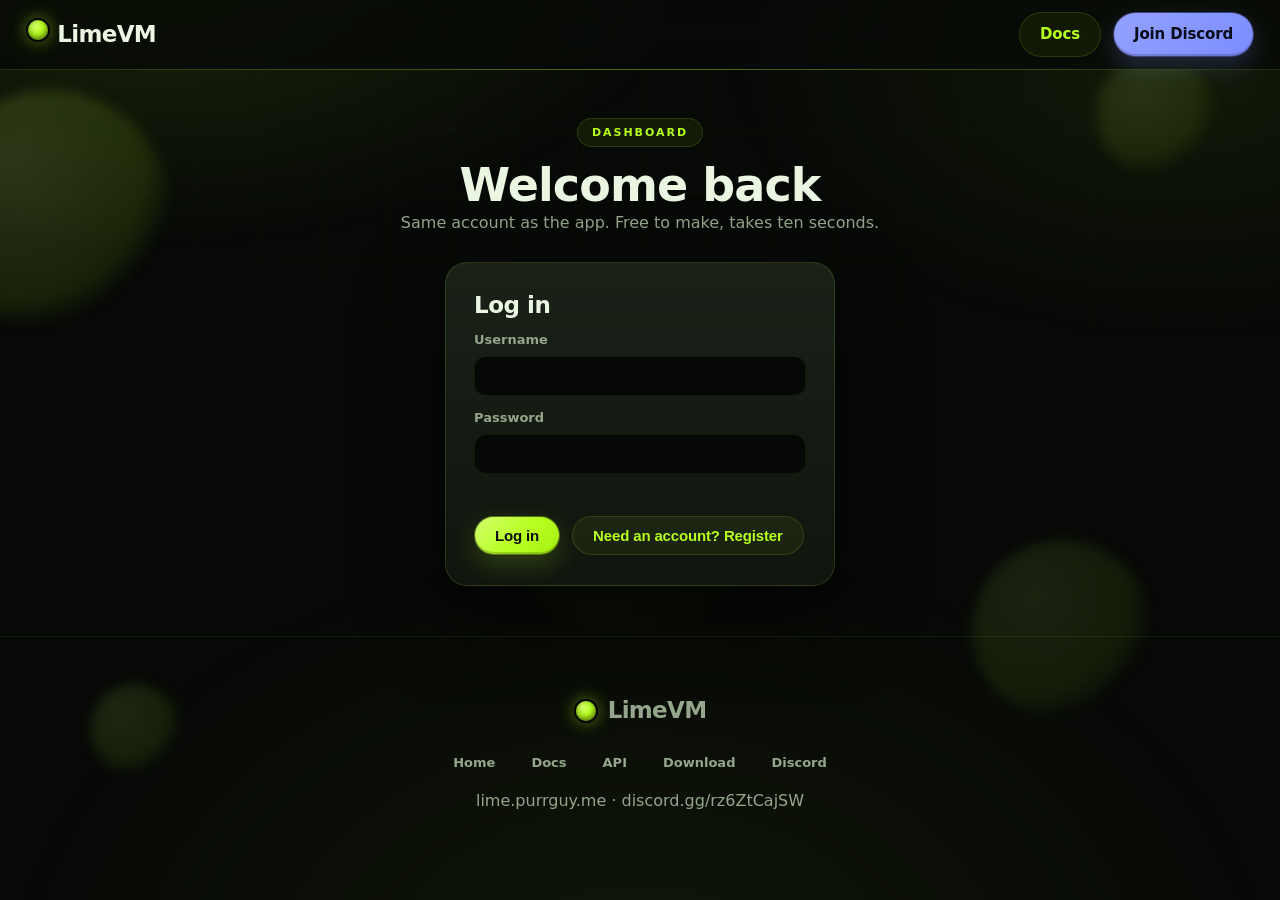
<file: dashboard.html>
<!DOCTYPE html>
<html lang="en">
<head>
<meta charset="UTF-8">
<meta name="viewport" content="width=device-width, initial-scale=1.0">
<meta name="description" content="LimeVM dashboard — obfuscate Lua in your browser, history, API keys and plans.">
<meta name="theme-color" content="#070907">
<title>LimeVM Dashboard</title>
<link rel="stylesheet" href="/style.css?v=2.4">
</head>
<body>
<div class="blobs" aria-hidden="true"><span></span><span></span><span></span><span></span><span></span></div>

<header class="nav">
  <div class="logo"><a href="/index.html" style="color:inherit;text-decoration:none"><span class="lime-dot"></span> LimeVM</a></div>
  <span class="acct" id="dash-acct"></span>
  <a class="btn ghost" href="/docs/">Docs</a>
  <a class="btn discord" href="https://discord.gg/rz6ZtCajSW" target="_blank" rel="noopener">Join Discord</a>
</header>

<main id="dash-login" class="panel solo login-shell" hidden>
  <p><span class="eyebrow">Dashboard</span></p>
  <h2>Welcome back</h2>
  <p class="center dim">Same account as the app. Free to make, takes ten seconds.</p>
  <div class="modal login-card">
    <h3 id="login-title">Log in</h3>
    <label>Username<input id="login-user" autocomplete="username" maxlength="20"></label>
    <label>Password<input id="login-pass" type="password" autocomplete="current-password"></label>
    <div class="err" id="login-err"></div>
    <div class="cta-row">
      <button type="button" class="btn" id="login-go">Log in</button>
      <button type="button" class="btn ghost" id="login-swap">Need an account? Register</button>
    </div>
  </div>
</main>

<main id="dash-app" class="dash" hidden>
  <aside class="side" id="dash-tabs">
    <a class="side-brand" href="/index.html">
      <span class="lime-dot"></span>
      <span><b>LimeVM</b><small>control room</small></span>
    </a>

    <p class="side-label">Workspace</p>
    <button type="button" data-dtab="info" class="active"><span class="si">◉</span> Overview</button>
    <button type="button" data-dtab="obfuscate"><span class="si">✨</span> Obfuscator</button>
    <button type="button" data-dtab="history"><span class="si">🕘</span> History</button>
    <button type="button" data-dtab="api"><span class="si">🔑</span> API keys</button>
    <p class="side-label">Account</p>
    <button type="button" data-dtab="pricing"><span class="si">💎</span> Plans</button>
    <a class="side-link" href="/docs/"><span class="si">📘</span> Docs</a>
    <a class="side-link" href="https://discord.gg/rz6ZtCajSW" target="_blank" rel="noopener"><span class="si">💬</span> Discord</a>

    <div class="side-plan">
      <span>Current plan</span>
      <b id="dash-plan">free</b>
      <small id="dash-plan-note">no expiry</small>
    </div>
    <button type="button" id="dash-logout" class="ghostle">Log out</button>
  </aside>

  <div class="dash-main">
    <header class="dash-top">
      <div>
        <p class="dash-crumb">Dashboard</p>
        <h1 id="dash-title">Overview</h1>
      </div>
      <div class="dash-top-actions">
        <span class="status-pill"><i></i> engine online</span>
        <a class="btn small ghost" href="/api/docs/">API docs</a>
      </div>
    </header>

    <section class="dpanel" data-dpanel="info">
      <div class="info-hero"><span class="lime-dot big"></span>
        <div><h2>LimeVM</h2><p class="dim" id="info-who">Custom register-VM obfuscator for Lua &amp; Luau</p></div>
      </div>
      <p>Every build gets a fresh-shuffled ISA, encrypted constants and a flat dispatcher — no two outputs look alike. Your scripts run byte-identically, just unreadable.</p>

      <div class="dash-grid">
        <a class="dash-tile" href="#/obfuscate" data-jump="obfuscate">
          <span class="dash-tile-ico">✨</span>
          <b>New obfuscation</b>
          <span>Paste Lua and squeeze it in the browser.</span>
        </a>
        <a class="dash-tile" href="#/history" data-jump="history">
          <span class="dash-tile-ico">🕘</span>
          <b>Recent runs</b>
          <span>Every dashboard squeeze, newest first.</span>
        </a>
        <a class="dash-tile" href="#/api" data-jump="api">
          <span class="dash-tile-ico">🔑</span>
          <b>API keys</b>
          <span>Automate uploads and obfuscation.</span>
        </a>
        <a class="dash-tile" href="#/pricing" data-jump="pricing">
          <span class="dash-tile-ico">💎</span>
          <b>Upgrade</b>
          <span>From $4.99/week. Lifetime is unlimited.</span>
        </a>
      </div>

      <div class="cta-row left">
        <a class="btn discord" href="https://discord.gg/rz6ZtCajSW" target="_blank" rel="noopener">Join the Discord</a>
        <a class="btn ghost" href="/download.html">Get the app</a>
      </div>

      <h3>Changelog</h3>
      <div class="log">
        <div class="log-row"><b>v2.2</b><span class="dim">2026-11-19</span><p>New home at lime.purrguy.me, private API v2, unlimited Lifetime plan, dashboard redesign and engine fixes.</p></div>
        <div class="log-row"><b>v2.1.0</b><span class="dim">2026-10-01</span><p>Compiler miscompile fixes, script short-links with in-app Upload, account subscriptions with expiry, and this dashboard obfuscator.</p></div>
        <div class="log-row"><b>v2.0.0</b><span class="dim">2026-09-26</span><p>Tabbed app, accounts + Discord login, live web demo, download page.</p></div>
      </div>

      <h3>Recent activity</h3>
      <div id="info-recent" class="dim">loading…</div>
    </section>

    <section class="dpanel" data-dpanel="obfuscate" hidden>
      <h2>Squeeze it</h2>
      <p class="dim">Up to <b>300,000 chars</b>, <b>2 obfuscations per day</b>. The real engine, running on the server. Need a third? <a href="https://work.ink/28wp/limevm" target="_blank" rel="noopener">Do both Work.ink steps</a> for +1 today. <b>Lifetime</b> has no daily cap.</p>
      <div class="demo-box wide">
        <textarea id="ob-in" spellcheck="false" placeholder="-- paste Lua / Luau here…"></textarea>
        <div class="editor-tools">
          <label class="btn ghost filebtn">Load .lua file<input type="file" id="ob-file" accept=".lua,.luau,.txt" hidden></label>
          <button type="button" class="btn ghost" id="ob-save">Save input</button>
          <select id="ob-saved" class="btn ghost"><option value="">Saved scripts…</option></select>
          <button type="button" class="btn ghost" id="ob-load">Load</button>
          <button type="button" class="btn ghost" id="ob-del">Delete</button>
          <span class="dim" id="ob-count">0 / 300000</span>
        </div>
        <div class="dim" id="ob-saveinfo"></div>
        <div class="editor-actions">
          <button type="button" class="btn big" id="ob-btn">Obfuscate ✨</button>
          <span class="dim" id="ob-left"></span>
        </div>
        <pre id="ob-out">-- your zesty output lands here…</pre>
        <div class="cta-row left">
          <button type="button" class="btn" id="ob-dl" disabled>Download .lua</button>
          <button type="button" class="btn ghost" id="ob-up" disabled>Upload as link</button>
        </div>
        <div id="ob-link" hidden>
          <p class="dim">Short link (paste the loadstring in your executor):</p>
          <div class="linkrow"><code id="ob-url"></code><button type="button" class="btn small" id="ob-copy-url">Copy URL</button></div>
          <pre id="ob-ls"></pre>
          <div class="cta-row left"><button type="button" class="btn small" id="ob-copy-ls">Copy loadstring</button></div>
        </div>
      </div>
    </section>

    <section class="dpanel" data-dpanel="history" hidden>
      <h2>History</h2>
      <p class="dim">Your recent dashboard obfuscations, newest first. Full history lives on the server — API keys share it.</p>
      <div id="hist-list" class="dim">loading…</div>
    </section>

    <section class="dpanel" data-dpanel="api" hidden>
      <h2>API keys</h2>
      <p class="dim">Automate uploads and obfuscation. Keys share your account's quotas — same limits, no doubling. Full keys are shown <b>once</b>; only hashes are stored. Full reference: <a href="/api/docs/">api docs</a>.</p>
      <div class="demo-box wide">
        <div class="cta-row left">
          <input type="text" id="key-name" maxlength="40" placeholder="Key name (e.g. my bot)">
          <button type="button" class="btn" id="key-new">Create key</button>
        </div>
        <pre id="key-fresh" hidden></pre>
        <div id="key-list" class="dim">loading…</div>
      </div>
      <h3>Quick start</h3>
      <p class="dim">Send the key as <code>Authorization: Bearer …</code> or <code>X-API-Key</code> header.</p>
      <pre id="api-doc1"></pre>
      <pre id="api-doc2"></pre>
    </section>

    <section class="dpanel" data-dpanel="pricing" hidden>
      <h2>Pick a plan</h2>
      <p class="dim">Every paid plan unlocks the full engine, the Windows app, the dashboard and Discord perks. Lifetime never expires and has no daily cap.</p>
      <div class="cards plans">
        <div class="card">
          <h3>Week</h3><div class="price">$4.99</div>
          <p>Full obfuscator for 7 days.</p>
          <ul class="feature-list"><li>20 obfuscations / day</li><li>All presets</li><li>Discord perks</li></ul>
          <a class="btn ghost" href="https://discord.gg/rz6ZtCajSW" target="_blank" rel="noopener">Buy on Discord</a>
        </div>
        <div class="card">
          <h3>Month</h3><div class="price">$9.99</div>
          <p>Full obfuscator for 30 days. Best for active projects.</p>
          <ul class="feature-list"><li>20 obfuscations / day</li><li>All presets</li><li>Discord perks</li></ul>
          <a class="btn ghost" href="https://discord.gg/rz6ZtCajSW" target="_blank" rel="noopener">Buy on Discord</a>
        </div>
        <div class="card">
          <h3>Year</h3><div class="price">$21.99</div>
          <p>Full obfuscator for 365 days. Set and forget.</p>
          <ul class="feature-list"><li>20 obfuscations / day</li><li>All presets + CLI</li><li>Priority seeds</li></ul>
          <a class="btn ghost" href="https://discord.gg/rz6ZtCajSW" target="_blank" rel="noopener">Buy on Discord</a>
        </div>
        <div class="card hot">
          <div class="pop">BEST VALUE</div>
          <h3>Lifetime</h3><div class="price">$38.99</div>
          <p>Pay once. Every future LimeVM version, forever.</p>
          <ul class="feature-list"><li><b>Unlimited</b> obfuscations — no daily cap</li><li>Every future version included</li><li>All presets, CLI and priority seeds</li><li>Never expires</li></ul>
          <a class="btn" href="https://discord.gg/rz6ZtCajSW" target="_blank" rel="noopener">Buy on Discord</a>
        </div>
      </div>
      <p class="note">To buy: join the <a href="https://discord.gg/rz6ZtCajSW" target="_blank" rel="noopener">Discord server</a> and open a ticket. Staff activate the plan on your linked account.</p>
    </section>
  </div>
</main>

<footer>
  <div class="logo"><span class="lime-dot"></span> LimeVM</div>
  <div class="foot-grid">
    <a href="/index.html">Home</a>
    <a href="/docs/">Docs</a>
    <a href="/api/docs/">API</a>
    <a href="/download.html">Download</a>
    <a href="https://discord.gg/rz6ZtCajSW" target="_blank" rel="noopener">Discord</a>
  </div>
  <p>lime.purrguy.me · <a href="https://discord.gg/rz6ZtCajSW" target="_blank" rel="noopener">discord.gg/rz6ZtCajSW</a></p>
</footer>

<script src="/dashboard.js?v=2.4"></script>
</body>
</html>
</file>
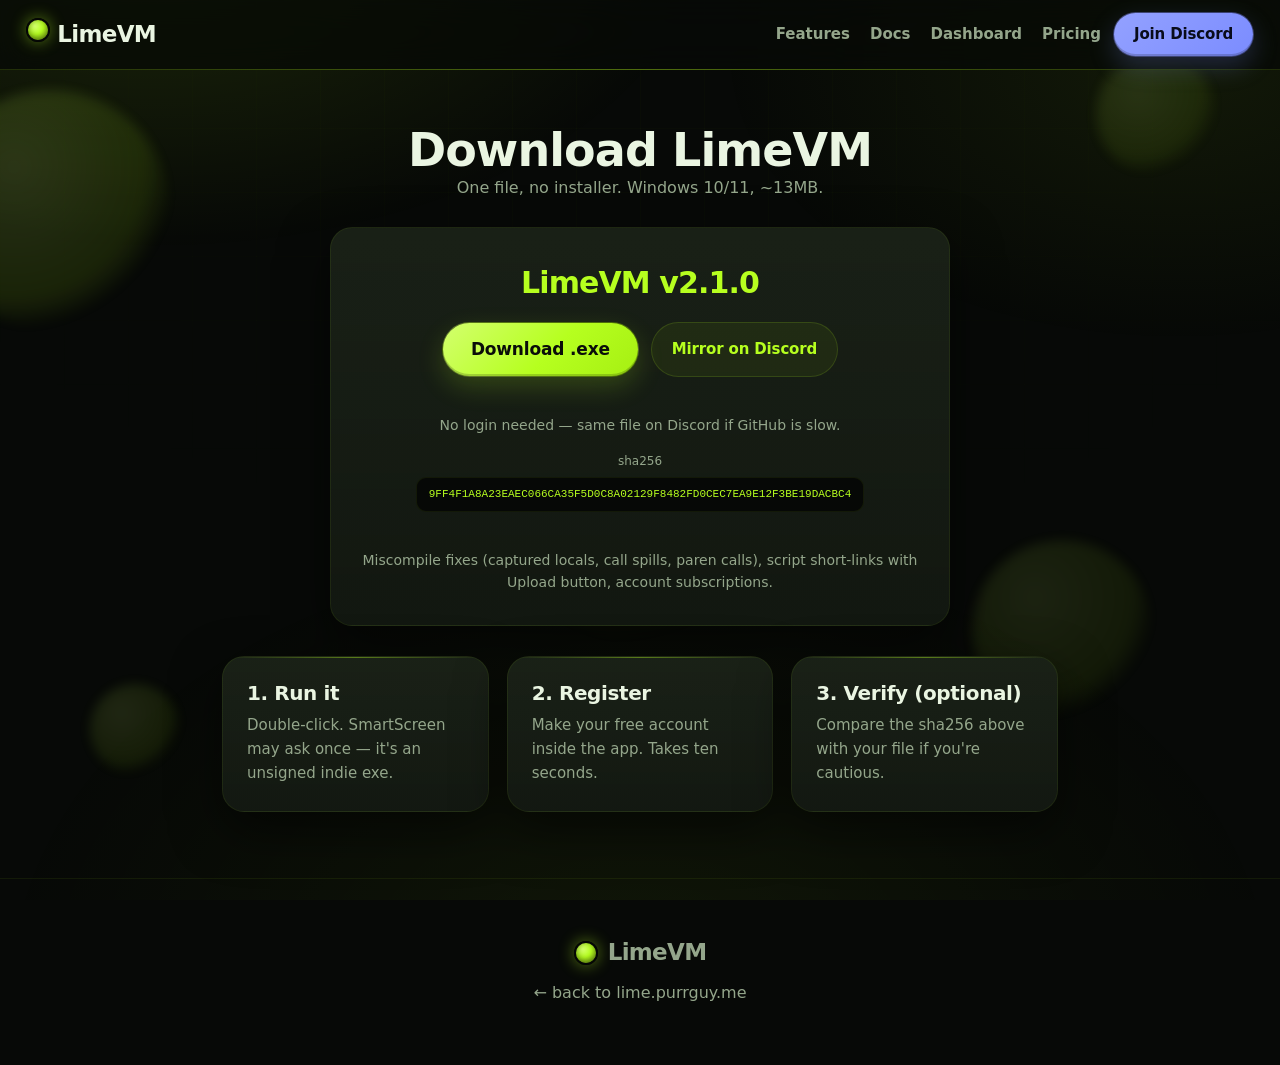
<file: download.html>
<!DOCTYPE html>
<html lang="en">
<head>
<meta charset="UTF-8">
<meta name="viewport" content="width=device-width, initial-scale=1.0">
<meta name="description" content="Download the LimeVM app for Windows.">
<title>Download LimeVM</title>
<link rel="stylesheet" href="style.css?v=2.4">
</head>
<body>
<div class="blobs" aria-hidden="true"><span></span><span></span><span></span><span></span><span></span></div>

<header class="nav">
  <div class="logo"><a href="index.html" style="color:inherit;text-decoration:none"><span class="lime-dot"></span> LimeVM</a></div>
  <nav><a href="index.html#/features">Features</a><a href="/docs/">Docs</a><a href="dashboard.html">Dashboard</a><a href="index.html#/pricing">Pricing</a></nav>
  <a class="btn discord" href="https://discord.gg/rz6ZtCajSW" target="_blank" rel="noopener">Join Discord</a>
</header>

<section class="panel solo">
  <h2>Download LimeVM</h2>
  <p class="center dim">One file, no installer. Windows 10/11, ~13MB.</p>
  <div class="dl-card">
    <div class="dl-ver" id="dl-ver">LimeVM v2.0.0</div>
    <div class="cta-row">
      <a class="btn big" id="dl-gh" href="https://github.com/purrguy/LimeVM-App/releases/download/v2.0.0/LimeVM.exe">Download .exe</a>
      <a class="btn ghost" href="https://discord.gg/rz6ZtCajSW" target="_blank" rel="noopener">Mirror on Discord</a>
    </div>
    <p class="note">No login needed — same file on Discord if GitHub is slow.</p>
    <div class="sha">sha256<br><code id="dl-sha">F1262F35CFF47E2A934450D610330110773D3CA05A7ABFAC3F73E34835AAFD05</code></div>
    <p class="note" id="dl-notes">Tabbed app with accounts, HWID-bound licenses, Discord daily obfuscation.</p>
  </div>
  <div class="steps">
    <div class="card"><h3>1. Run it</h3><p>Double-click. SmartScreen may ask once — it's an unsigned indie exe.</p></div>
    <div class="card"><h3>2. Register</h3><p>Make your free account inside the app. Takes ten seconds.</p></div>
    <div class="card"><h3>3. Verify (optional)</h3><p>Compare the sha256 above with your file if you're cautious.</p></div>
  </div>
</section>

<footer>
  <div class="logo"><span class="lime-dot"></span> LimeVM</div>
  <p><a href="index.html">← back to lime.purrguy.me</a></p>
</footer>

<script>
fetch('version.json', { cache: 'no-store' }).then(function (r) { return r.json(); }).then(function (v) {
  if (!v || !v.version) return;
  document.getElementById('dl-ver').textContent = 'LimeVM v' + v.version;
  document.getElementById('dl-gh').href = v.url;
  document.getElementById('dl-sha').textContent = v.sha256;
  if (v.notes) document.getElementById('dl-notes').textContent = v.notes;
}).catch(function () {});
</script>
</body>
</html>
</file>
<file: style.css>
/* ==========================================================================
   LimeVM — v2.2 visual refresh
   Same lime palette, tighter type scale, glass surfaces, softer glow.
   Every legacy class used by app.js / dashboard.js / the docs is kept.
   ========================================================================== */

:root {
  --bg: #070907;
  --bg-2: #0a0d09;
  --panel: #10140f;
  --card: #141a13;
  --card-2: #182015;
  --lime: #b6ff1f;
  --lime-soft: #d3ff6e;
  --lime-dim: #7fae14;
  --fg: #eaf5e2;
  --dim: #94a68b;
  --pink: #ff7ad9;
  --blue: #7b8cff;
  --line: rgba(182, 255, 31, .14);
  --line-soft: rgba(182, 255, 31, .07);
  --glass: rgba(17, 22, 15, .72);
  --thick: 2px solid #050705;
  --radius: 22px;
  --shadow: 0 18px 50px rgba(0, 0, 0, .55);
  --font: ui-sans-serif, "Segoe UI Variable Display", "Segoe UI", system-ui,
          -apple-system, Roboto, Helvetica, Arial, sans-serif;
  --mono: "Cascadia Code", "JetBrains Mono", Consolas, ui-monospace, monospace;
}

* { box-sizing: border-box; margin: 0; padding: 0; overflow-wrap: break-word; }
html { scroll-behavior: smooth; }

body {
  background: var(--bg);
  color: var(--fg);
  font-family: var(--font);
  line-height: 1.55;
  overflow-x: hidden;
  -webkit-font-smoothing: antialiased;
  text-rendering: optimizeLegibility;
}

/* soft depth: two lime glows + a faint technical grid */
body::before {
  content: '';
  position: fixed; inset: 0; z-index: 0; pointer-events: none;
  background:
    radial-gradient(900px 520px at 12% -8%, rgba(182, 255, 31, .13), transparent 62%),
    radial-gradient(760px 480px at 92% 6%, rgba(127, 174, 20, .10), transparent 60%),
    radial-gradient(1000px 700px at 50% 110%, rgba(182, 255, 31, .06), transparent 65%);
}
body::after {
  content: '';
  position: fixed; inset: 0; z-index: 0; pointer-events: none; opacity: .5;
  background-image:
    linear-gradient(rgba(182, 255, 31, .035) 1px, transparent 1px),
    linear-gradient(90deg, rgba(182, 255, 31, .035) 1px, transparent 1px);
  background-size: 64px 64px;
  -webkit-mask-image: radial-gradient(1200px 800px at 50% 0%, #000 20%, transparent 78%);
          mask-image: radial-gradient(1200px 800px at 50% 0%, #000 20%, transparent 78%);
}

::selection { background: var(--lime); color: #0a0d09; }

::-webkit-scrollbar { width: 12px; height: 12px; }
::-webkit-scrollbar-track { background: #050705; }
::-webkit-scrollbar-thumb {
  background: #28331f; border-radius: 10px;
  border: 3px solid #050705;
}
::-webkit-scrollbar-thumb:hover { background: var(--lime-dim); }

a { color: var(--lime); text-decoration-thickness: 1px; }
a:hover { color: var(--lime-soft); }
button:focus-visible, a:focus-visible, input:focus-visible,
textarea:focus-visible, select:focus-visible {
  outline: 2px solid var(--lime); outline-offset: 2px;
}
h1, h2, h3 { line-height: 1.08; letter-spacing: -.02em; }
h2 { font-size: clamp(30px, 4.6vw, 46px); font-weight: 800; text-align: center; }
h3 { font-weight: 700; }

/* floating lime orbs */
.blobs { position: fixed; inset: 0; z-index: 0; pointer-events: none; overflow: hidden; }
.blobs span {
  position: absolute; border-radius: 50%; opacity: .16;
  background: radial-gradient(circle at 35% 32%, var(--lime-soft), var(--lime-dim) 58%, transparent 72%);
  filter: blur(6px);
  animation: float 12s ease-in-out infinite;
}
.blobs span:nth-child(1) { width: 240px; height: 240px; left: -70px; top: 10%; }
.blobs span:nth-child(2) { width: 120px; height: 120px; right: 5%; top: 6%; animation-delay: -3s; opacity: .12; }
.blobs span:nth-child(3) { width: 180px; height: 180px; right: 10%; top: 60%; animation-delay: -6s; opacity: .10; }
.blobs span:nth-child(4) { width: 90px; height: 90px; left: 7%; top: 76%; animation-delay: -4s; opacity: .12; }
.blobs span:nth-child(5) { width: 340px; height: 340px; left: 38%; top: 34%; animation-delay: -9s; opacity: .05; }
@keyframes float {
  0%, 100% { transform: translateY(0) rotate(0deg); }
  50% { transform: translateY(-36px) rotate(12deg); }
}

header.nav, section, footer, main { position: relative; z-index: 1; }

/* ---------------------------------------------------------------- nav --- */
header.nav {
  display: flex; align-items: center; gap: 12px; row-gap: 10px; flex-wrap: wrap;
  padding: 12px 26px; width: 100%; margin: 0;
  position: sticky; top: 0; z-index: 30;
  background: rgba(7, 9, 7, .78);
  backdrop-filter: blur(16px) saturate(140%);
  -webkit-backdrop-filter: blur(16px) saturate(140%);
  border-bottom: 1px solid var(--line);
}
header.nav::after {
  content: ''; position: absolute; left: 0; right: 0; bottom: -1px; height: 1px;
  background: linear-gradient(90deg, transparent, var(--lime-dim), transparent);
  opacity: .5;
}
header.nav .logo { margin-right: auto; }
header.nav nav { display: flex; gap: 20px; margin-left: auto; }
header.nav nav a {
  color: var(--dim); text-decoration: none; font-weight: 600; font-size: 15px;
  transition: color .15s;
}
header.nav nav a:hover { color: var(--lime); }

.logo {
  font-size: 23px; font-weight: 800; letter-spacing: -.03em;
  display: flex; align-items: center; gap: 10px; white-space: nowrap;
}
.logo i, .lime-dot {
  width: 24px; height: 24px; border-radius: 50%; display: inline-block; flex-shrink: 0;
  background: radial-gradient(circle at 34% 30%, var(--lime-soft), var(--lime) 45%, var(--lime-dim) 100%);
  box-shadow: 0 0 16px rgba(182, 255, 31, .45), inset 0 -2px 6px rgba(0, 0, 0, .45);
  border: 2px solid #050705;
  animation: spin 9s linear infinite;
}
@keyframes spin { to { transform: rotate(360deg); } }

/* ------------------------------------------------------------- buttons --- */
.btn {
  display: inline-flex; align-items: center; justify-content: center; gap: 8px;
  background: linear-gradient(135deg, var(--lime-soft), var(--lime) 55%, #a6ef12);
  color: #0a0d09; font-weight: 800; font-size: 15px; letter-spacing: -.01em;
  text-decoration: none; padding: 10px 20px; border: 1px solid rgba(0, 0, 0, .55);
  border-radius: 999px; cursor: pointer; white-space: nowrap;
  box-shadow: 0 10px 26px rgba(182, 255, 31, .18), inset 0 -2px 0 rgba(0, 0, 0, .18);
  transition: transform .14s ease, box-shadow .14s ease, filter .14s ease;
}
.btn:hover {
  transform: translateY(-2px);
  box-shadow: 0 14px 32px rgba(182, 255, 31, .3), inset 0 -2px 0 rgba(0, 0, 0, .18);
  filter: brightness(1.04);
}
.btn:active { transform: translateY(1px); box-shadow: 0 6px 16px rgba(182, 255, 31, .22); }
.btn.big { font-size: 17px; padding: 13px 28px; }
.btn.small { font-size: 13px; padding: 7px 14px; }
.btn.ghost {
  background: rgba(182, 255, 31, .06); color: var(--lime);
  border: 1px solid var(--line); box-shadow: none;
}
.btn.ghost:hover { background: rgba(182, 255, 31, .12); border-color: var(--lime-dim); }
.btn.discord {
  background: linear-gradient(135deg, #93a1ff, var(--blue));
  color: #080b1a;
  box-shadow: 0 10px 26px rgba(123, 140, 255, .22), inset 0 -2px 0 rgba(0, 0, 0, .18);
}
.btn:disabled { filter: grayscale(1) brightness(.7); cursor: not-allowed; transform: none; }

.acct { display: flex; align-items: center; gap: 10px; min-width: 0; flex-wrap: wrap; }
.acct .who {
  color: var(--lime); font-weight: 700; font-size: 14px; white-space: nowrap;
  overflow: hidden; text-overflow: ellipsis; max-width: 220px;
}

/* --------------------------------------------------------------- hero --- */
.hero { text-align: center; padding: 64px 22px 54px; max-width: 980px; margin: 0 auto; }
.hero h1 {
  font-size: clamp(46px, 8vw, 86px); font-weight: 800; line-height: .98;
  letter-spacing: -.045em; text-wrap: balance;
}
.hl {
  color: var(--lime); display: inline-block;
  background: linear-gradient(120deg, var(--lime-soft), var(--lime) 40%, var(--lime-dim));
  -webkit-background-clip: text; background-clip: text;
  -webkit-text-fill-color: transparent;
  filter: drop-shadow(0 6px 26px rgba(182, 255, 31, .3));
}
.sub {
  color: var(--dim); font-size: 18px; margin: 20px auto 28px;
  max-width: 640px; line-height: 1.65;
}
.hero .verline { margin-top: 20px; font-size: 13px; color: var(--dim); }
.hero .verline code {
  background: rgba(182, 255, 31, .08); border: 1px solid var(--line);
  color: var(--lime); border-radius: 8px; padding: 3px 9px;
  font-family: var(--mono); font-size: 12px;
}
.cta-row { display: flex; gap: 12px; justify-content: center; flex-wrap: wrap; }
.cta-row.left { justify-content: flex-start; }
.badges { display: flex; gap: 10px; justify-content: center; flex-wrap: wrap; margin-top: 24px; }
.badges span {
  background: rgba(16, 20, 15, .8); border: 1px solid var(--line-soft);
  color: var(--dim); border-radius: 999px; padding: 6px 14px;
  font-size: 13px; font-weight: 600;
}
.badges span::before { content: '✦ '; color: var(--lime); }

/* hero mascot */
.hero-lime { display: flex; justify-content: center; margin-bottom: 16px; }
.slice {
  width: 118px; height: 118px; border-radius: 50%;
  background: radial-gradient(circle at 34% 30%, var(--lime-soft), var(--lime) 52%, #8fc417);
  border: 4px solid #050705;
  position: relative; animation: bounce 3s ease-in-out infinite;
  box-shadow: 0 0 60px rgba(182, 255, 31, .35), 0 22px 40px rgba(0, 0, 0, .55);
}
.slice::after {
  content: ''; position: absolute; inset: -18px; border-radius: 50%;
  border: 1px dashed rgba(182, 255, 31, .28);
  animation: spin 16s linear infinite reverse;
}
@keyframes bounce {
  0%, 100% { transform: translateY(0) rotate(-4deg); }
  50% { transform: translateY(-14px) rotate(4deg); }
}
.slice i {
  position: absolute; left: 50%; top: 50%; width: 6px; height: 44px;
  background: #0a0d09; border-radius: 4px; transform-origin: 50% 0%;
}
.slice i:nth-child(1) { transform: rotate(0deg) translate(-50%, 6px); }
.slice i:nth-child(2) { transform: rotate(45deg) translate(-50%, 6px); }
.slice i:nth-child(3) { transform: rotate(90deg) translate(-50%, 6px); }
.slice i:nth-child(4) { transform: rotate(135deg) translate(-50%, 6px); }
.slice i:nth-child(5) { transform: rotate(180deg) translate(-50%, 6px); }
.slice i:nth-child(6) { transform: rotate(225deg) translate(-50%, 6px); }
.slice i:nth-child(7) { transform: rotate(270deg) translate(-50%, 6px); }
.slice i:nth-child(8) { transform: rotate(315deg) translate(-50%, 6px); }

/* stat strip */
.stats {
  display: grid; grid-template-columns: repeat(4, minmax(0, 1fr));
  gap: 1px; max-width: 760px; margin: 40px auto 0;
  background: var(--line-soft); border: 1px solid var(--line-soft);
  border-radius: 18px; overflow: hidden; text-align: center;
}
.stat { background: rgba(12, 16, 11, .82); padding: 18px 12px; }
.stat b {
  display: block; font-size: 26px; font-weight: 800; letter-spacing: -.03em;
  background: linear-gradient(120deg, var(--lime-soft), var(--lime));
  -webkit-background-clip: text; background-clip: text;
  -webkit-text-fill-color: transparent;
}
.stat span { font-size: 12px; color: var(--dim); font-weight: 600; letter-spacing: .02em; }

/* ------------------------------------------------------------ marquee --- */
.marquee {
  overflow: hidden; background: linear-gradient(90deg, var(--lime-dim), var(--lime), var(--lime-dim));
  border-top: 1px solid #050705; border-bottom: 1px solid #050705;
}
.track { display: inline-flex; white-space: nowrap; animation: slide 26s linear infinite; }
.track:hover { animation-play-state: paused; }
.track span { color: #0a0d09; font-weight: 800; padding: 9px 0; font-size: 14px; letter-spacing: .01em; }
@keyframes slide { to { transform: translateX(-50%); } }

/* --------------------------------------------------------------- tabs --- */
.tabs {
  position: sticky; top: var(--nav-h, 0px); z-index: 20;
  display: flex; gap: 6px; justify-content: center; flex-wrap: wrap;
  max-width: 1100px; margin: 26px auto 0; padding: 10px 16px;
  background: rgba(9, 12, 8, .9);
  backdrop-filter: blur(14px); -webkit-backdrop-filter: blur(14px);
  border: 1px solid var(--line-soft); border-radius: 999px;
}
.tabs a {
  color: var(--dim); text-decoration: none; font-weight: 700; font-size: 14px;
  padding: 8px 18px; border-radius: 999px; border: 1px solid transparent;
  transition: color .15s, background .15s;
}
.tabs a:hover { color: var(--lime); background: rgba(182, 255, 31, .07); }
.tabs a.active {
  color: #0a0d09; background: linear-gradient(135deg, var(--lime-soft), var(--lime));
  border-color: rgba(0, 0, 0, .5);
  box-shadow: 0 6px 18px rgba(182, 255, 31, .22);
}

/* ----------------------------------------------------------- sections --- */
section { max-width: 1100px; width: 100%; margin: 0 auto; padding: 56px 22px 16px; }
.panel[hidden], .dpanel[hidden] { display: none; }
.panel { scroll-margin-top: calc(var(--nav-h, 0px) + 90px); }
.panel.solo { max-width: 880px; }
.center { text-align: center; }
.dim { color: var(--dim); }
.left { color: var(--dim); font-weight: 600; }
.note { text-align: center; color: var(--dim); margin-top: 22px; font-size: 14px; }
.eyebrow {
  display: inline-block; font-size: 11px; font-weight: 800; letter-spacing: .18em;
  text-transform: uppercase; color: var(--lime);
  background: rgba(182, 255, 31, .07);
  border: 1px solid var(--line); border-radius: 999px;
  padding: 5px 14px; margin-bottom: 14px;
}
h2.gap { margin-top: 46px; }

.cards {
  display: grid; grid-template-columns: repeat(auto-fit, minmax(min(240px, 100%), 1fr));
  gap: 18px; margin-top: 30px;
}
.card {
  background:
    linear-gradient(180deg, rgba(30, 38, 26, .55), rgba(18, 23, 16, .65)),
    var(--card);
  border: 1px solid var(--line-soft); border-radius: var(--radius);
  padding: 26px 24px; position: relative; overflow: hidden;
  box-shadow: var(--shadow);
  transition: transform .18s ease, border-color .18s ease, box-shadow .18s ease;
}
.card::before {
  content: ''; position: absolute; top: 0; left: 0; right: 0; height: 1px;
  background: linear-gradient(90deg, transparent, rgba(182, 255, 31, .5), transparent);
  opacity: .8;
}
.card:hover {
  transform: translateY(-5px); border-color: var(--line);
  box-shadow: 0 24px 60px rgba(0, 0, 0, .6), 0 0 0 1px rgba(182, 255, 31, .08);
}
.card .emoji {
  font-size: 22px; width: 46px; height: 46px; border-radius: 14px;
  display: flex; align-items: center; justify-content: center;
  background: rgba(182, 255, 31, .08); border: 1px solid var(--line-soft);
  margin-bottom: 14px;
}
.card h3 { margin: 0 0 8px; font-size: 20px; }
.card p { color: var(--dim); line-height: 1.6; font-size: 15px; }
.card .price {
  font-size: 40px; font-weight: 800; letter-spacing: -.04em; margin: 4px 0 12px;
  background: linear-gradient(120deg, var(--lime-soft), var(--lime) 50%, var(--lime-dim));
  -webkit-background-clip: text; background-clip: text;
  -webkit-text-fill-color: transparent;
}
.card .btn { margin-top: 18px; }
.card.hot {
  background:
    linear-gradient(180deg, rgba(46, 60, 24, .55), rgba(20, 27, 12, .75)),
    var(--card);
  border-color: rgba(182, 255, 31, .45);
  box-shadow: 0 24px 60px rgba(0, 0, 0, .6), 0 0 40px rgba(182, 255, 31, .12);
  overflow: visible;
}
.pop {
  position: absolute; top: -13px; left: 50%; transform: translateX(-50%) rotate(-2deg);
  background: var(--pink); color: #0a0d09; font-weight: 800; font-size: 11px;
  letter-spacing: .06em; padding: 4px 12px; border-radius: 999px;
  border: 1px solid rgba(0, 0, 0, .5); white-space: nowrap; z-index: 5;
  box-shadow: 0 8px 22px rgba(255, 122, 217, .3);
}
.feature-list { list-style: none; display: grid; gap: 7px; margin: 12px 0 0; }
.feature-list li { color: var(--dim); font-size: 14px; padding-left: 20px; position: relative; }
.feature-list li::before {
  content: '✦'; position: absolute; left: 0; top: 0; color: var(--lime); font-size: 12px;
}

/* --------------------------------------------------------- code windows --- */
.code-grid { display: grid; grid-template-columns: 1fr auto 1fr; gap: 16px; align-items: center; margin-top: 30px; }
.arrow { font-size: 30px; color: var(--lime); font-weight: 800; }
.win {
  background: #060806; border: 1px solid var(--line-soft); border-radius: 16px;
  overflow: hidden; box-shadow: var(--shadow);
}
.win .bar {
  background: rgba(20, 26, 18, .9); padding: 10px 14px;
  display: flex; gap: 7px; align-items: center;
  border-bottom: 1px solid var(--line-soft);
}
.win .bar i { width: 11px; height: 11px; border-radius: 50%; background: #2c3528; }
.win .bar i:nth-child(1) { background: #ff5f57; }
.win .bar i:nth-child(2) { background: #febc2e; }
.win .bar i:nth-child(3) { background: #28c840; }
.win .bar span {
  margin-left: 8px; color: var(--dim); font-size: 12px; font-family: var(--mono);
  min-width: 0; flex: 1; overflow: hidden; text-overflow: ellipsis; white-space: nowrap;
}
.win pre {
  padding: 18px; font-family: var(--mono); font-size: 13px; line-height: 1.7;
  min-height: 200px; white-space: pre-wrap; overflow-wrap: anywhere;
  color: #d9eccd; background: transparent;
}
.tok-k { color: var(--pink); }
.tok-s { color: var(--lime); }
.tok-n { color: var(--blue); }
.tok-c { color: #5d6a58; }

/* ------------------------------------------------------------- demo box --- */
.demo-box { max-width: 720px; margin: 0 auto; display: grid; gap: 14px; }
.demo-box textarea {
  background: #060806; color: var(--fg); border: 1px solid var(--line-soft);
  border-radius: 16px; padding: 16px; font-family: var(--mono); font-size: 13px;
  line-height: 1.6; min-height: 130px; resize: vertical; width: 100%;
  box-shadow: inset 0 2px 14px rgba(0, 0, 0, .45);
}
.demo-box textarea:focus { border-color: var(--lime-dim); outline: none; }
.demo-box pre {
  background: #060806; border: 1px solid var(--line-soft); border-radius: 16px;
  padding: 16px; font-family: var(--mono); font-size: 12px; text-align: left;
  min-height: 110px; white-space: pre-wrap; overflow-wrap: anywhere;
  color: var(--lime); max-height: 360px; overflow: auto;
}
.demo-box.wide { max-width: none; }
.demo-box input[type=text] {
  background: #060806; color: var(--fg); border: 1px solid var(--line-soft);
  border-radius: 12px; padding: 10px 14px; font-size: 14px; font-family: inherit;
}

/* ----------------------------------------------------------------- faq --- */
.faq details {
  background: rgba(16, 21, 14, .7); border: 1px solid var(--line-soft);
  border-radius: 16px; margin: 12px auto; max-width: 780px;
  padding: 0 20px; box-shadow: none; transition: border-color .15s, background .15s;
}
.faq details[open] { border-color: var(--line); background: rgba(20, 27, 16, .8); }
.faq summary {
  font-weight: 700; font-size: 16px; cursor: pointer; padding: 16px 0;
  list-style: none; display: flex; justify-content: space-between; gap: 16px;
}
.faq summary::-webkit-details-marker { display: none; }
.faq summary::after { content: '+'; color: var(--lime); font-weight: 800; font-size: 18px; line-height: 1; }
.faq details[open] summary::after { content: '−'; }
.faq summary:hover { color: var(--lime); }
.faq details p { color: var(--dim); padding: 0 0 16px; line-height: 1.65; font-size: 15px; }

/* ------------------------------------------------------------- download --- */
.dl-card {
  background:
    linear-gradient(180deg, rgba(30, 38, 26, .5), rgba(17, 22, 15, .7)),
    var(--card);
  border: 1px solid var(--line-soft); border-radius: var(--radius);
  box-shadow: var(--shadow); padding: 32px 26px;
  max-width: 620px; margin: 26px auto; text-align: center;
  display: grid; gap: 16px; justify-items: center;
}
.dl-ver { font-size: 30px; font-weight: 800; letter-spacing: -.03em; color: var(--lime); }
.sha { font-size: 12px; color: var(--dim); text-align: center; }
.sha code {
  display: inline-block; margin-top: 6px; font-size: 11px; font-family: var(--mono);
  background: #060806; border: 1px solid var(--line-soft); border-radius: 10px;
  padding: 8px 12px; color: var(--lime); word-break: break-all; user-select: all;
}
.steps {
  display: grid; grid-template-columns: repeat(auto-fit, minmax(min(230px, 100%), 1fr));
  gap: 18px; margin-top: 30px;
}

/* ------------------------------------------------------------- footer --- */
footer {
  text-align: center; padding: 56px 20px 60px; color: var(--dim);
  border-top: 1px solid var(--line-soft); margin-top: 50px;
}
footer .logo { justify-content: center; margin-bottom: 10px; }
footer a { color: var(--dim); text-decoration: none; }
footer a:hover { color: var(--lime); }
.foot-grid { display: flex; gap: 8px; justify-content: center; flex-wrap: wrap; margin: 18px 0 10px; }
.foot-grid a { font-weight: 600; font-size: 13px; padding: 6px 14px; border-radius: 999px; }
.foot-grid a:hover { background: rgba(182, 255, 31, .07); }
.tiny { font-size: 12px; margin-top: 8px; opacity: .75; }

/* -------------------------------------------------------------- modal --- */
.modal-back {
  position: fixed; inset: 0; z-index: 50; padding: 20px;
  background: rgba(3, 5, 3, .78); backdrop-filter: blur(6px);
  display: flex; align-items: center; justify-content: center; overflow-y: auto;
}
.modal-back[hidden] { display: none; }
.modal {
  background: linear-gradient(180deg, rgba(30, 38, 26, .6), rgba(16, 21, 14, .96)), var(--card);
  border: 1px solid var(--line); border-radius: var(--radius);
  box-shadow: 0 30px 80px rgba(0, 0, 0, .7); padding: 30px 28px;
  max-width: 400px; width: 100%; position: relative;
  max-height: calc(100vh - 40px); overflow-y: auto;
  display: grid; gap: 12px;
}
.modal h3 { font-size: 23px; font-weight: 800; }
.modal label { display: grid; gap: 6px; color: var(--dim); font-weight: 600; font-size: 13px; }
.modal input {
  background: #060806; color: var(--fg); border: 1px solid var(--line-soft);
  border-radius: 12px; padding: 10px 12px; font-size: 15px; font-family: inherit;
}
.modal input:focus { border-color: var(--lime-dim); outline: none; }
.modal .err { color: var(--pink); font-weight: 600; min-height: 18px; font-size: 13px; }
.modal .x {
  position: absolute; top: 10px; right: 12px; background: none; border: none;
  color: var(--dim); font-size: 18px; cursor: pointer;
}
.modal .x:hover { color: var(--lime); }

/* ------------------------------------------------------------ dashboard --- */
.dash {
  display: flex; gap: 22px; align-items: flex-start; width: 100%;
  max-width: 1100px; margin: 0 auto; padding: 28px 22px 16px;
  position: relative; z-index: 1;
}
.side {
  display: grid; gap: 6px; min-width: 178px; position: sticky; top: 84px;
  background: rgba(13, 17, 11, .7); border: 1px solid var(--line-soft);
  border-radius: 18px; padding: 10px;
  backdrop-filter: blur(12px); -webkit-backdrop-filter: blur(12px);
}
.side button {
  background: transparent; color: var(--dim); border: 1px solid transparent;
  border-radius: 12px; padding: 11px 14px; font-weight: 700; font-size: 14px;
  font-family: inherit; cursor: pointer; text-align: left;
  transition: background .14s, color .14s, border-color .14s;
}
.side button:hover { color: var(--lime); background: rgba(182, 255, 31, .07); }
.side button.active {
  background: linear-gradient(135deg, var(--lime-soft), var(--lime));
  color: #0a0d09; border-color: rgba(0, 0, 0, .4);
  box-shadow: 0 8px 22px rgba(182, 255, 31, .18);
}
.side button.ghostle { background: transparent; box-shadow: none; }
.dash-main { flex: 1; min-width: 0; }
.dpanel {
  background: rgba(18, 23, 16, .72); border: 1px solid var(--line-soft);
  border-radius: var(--radius); box-shadow: var(--shadow);
  padding: 28px 26px; backdrop-filter: blur(10px); -webkit-backdrop-filter: blur(10px);
}
.dpanel h2 { text-align: left; font-size: clamp(26px, 3.4vw, 36px); }
.dpanel > h2:first-child { margin-top: 0; }
.dpanel h3 { margin: 28px 0 10px; font-size: 20px; }
.dpanel p { color: var(--dim); line-height: 1.65; margin: 10px 0; }
.info-hero { display: flex; gap: 16px; align-items: center; margin-bottom: 8px; }
.info-hero h2 { margin: 0; }
.lime-dot.big { width: 50px; height: 50px; }
.log-row {
  background: rgba(10, 13, 9, .8); border: 1px solid var(--line-soft);
  border-radius: 14px; padding: 12px 16px; margin: 10px 0;
}
.log-row b { color: var(--lime); margin-right: 10px; }
.log-row p { margin: 6px 0 0; font-size: 14px; }
.hrow {
  display: flex; gap: 14px; flex-wrap: wrap; align-items: center;
  background: rgba(10, 13, 9, .8); border: 1px solid var(--line-soft);
  border-radius: 12px; padding: 10px 14px; margin: 8px 0; font-size: 13px;
}
.hrow span:first-child { color: var(--lime); font-weight: 700; }
.keyrow, .linkrow {
  display: flex; gap: 10px; align-items: center; flex-wrap: wrap;
  background: rgba(10, 13, 9, .8); border: 1px solid var(--line-soft);
  border-radius: 12px; padding: 10px 14px; margin: 8px 0; font-size: 13px;
}
.keyrow code { color: var(--lime); }
.keyrow .dim { font-size: 12px; }
.linkrow code { color: var(--lime); font-size: 13px; word-break: break-all; }
#ob-link pre {
  background: rgba(10, 13, 9, .9); border: 1px solid var(--line-soft);
  border-radius: 12px; padding: 12px; font-family: var(--mono); font-size: 12px;
  white-space: pre-wrap; word-break: break-all; color: var(--fg); margin: 8px 0;
}
.filebtn { cursor: pointer; }
.dpanel textarea {
  background: #060806; color: var(--fg); border: 1px solid var(--line-soft);
  border-radius: 16px; padding: 16px; font-family: var(--mono); font-size: 13px;
  line-height: 1.6; min-height: 180px; resize: vertical; width: 100%;
  box-shadow: inset 0 2px 14px rgba(0, 0, 0, .45);
}
.dpanel textarea:focus { border-color: var(--lime-dim); outline: none; }
select.btn { max-width: 100%; }
select.btn option { color: #0a0d09; }

/* activate page */
.code {
  font-family: var(--mono); font-size: clamp(26px, 7vw, 40px); font-weight: 800;
  letter-spacing: .12em; color: var(--lime); text-align: center;
  background: #060806; border: 1px solid var(--line); border-radius: 18px;
  padding: 22px 16px; margin: 18px 0; user-select: all;
}

/* --------------------------------------------------------- reveal / motion --- */
/* only hide when JS is running, so content is never invisible without it */
@media (prefers-reduced-motion: no-preference) {
  html.js .reveal { opacity: 0; transform: translateY(16px); transition: opacity .6s ease, transform .6s ease; }
  html.js .reveal.in { opacity: 1; transform: none; }
}

/* ------------------------------------------------------------ responsive --- */
@media (max-width: 900px) {
  .dash { gap: 16px; }
  .side { min-width: 152px; }
}
@media (max-width: 800px) {
  .code-grid { grid-template-columns: 1fr; }
  .arrow { transform: rotate(90deg); text-align: center; }
}
@media (max-width: 760px) {
  header.nav { padding: 10px 14px; gap: 8px; row-gap: 8px; }
  header.nav .logo { font-size: 20px; }
  header.nav nav { gap: 14px; }
  .btn { font-size: 14px; padding: 8px 15px; }
  .btn.big { font-size: 15px; padding: 11px 22px; }
  .btn.small { font-size: 12px; padding: 6px 12px; }
  .hero { padding: 42px 16px 40px; }
  .hero h1 { letter-spacing: -.03em; }
  .sub { font-size: 16px; }
  .stats { grid-template-columns: repeat(2, minmax(0, 1fr)); }
  .eyebrow { font-size: 10px; letter-spacing: .14em; padding: 4px 12px; }
  section { padding: 42px 16px 12px; }
  h2 { font-size: clamp(26px, 7vw, 36px); }
  .tabs { padding: 8px; gap: 4px; margin: 16px 12px 0; border-radius: 18px; }
  .tabs a { padding: 7px 12px; font-size: 13px; }
  .win pre { font-size: 11px; padding: 12px; min-height: 120px; }
  .track span { font-size: 13px; padding: 8px 0; }
  .dash { padding: 16px 12px; }
  .dpanel { padding: 20px 16px; }
  .dpanel h3 { font-size: 18px; }
  .side { grid-template-columns: 1fr; width: 100%; position: static; min-width: 0; }
  .side button { padding: 10px 14px; }
  .modal { padding: 22px 18px; }
  .cta-row { gap: 10px; }
  .dl-ver { font-size: 24px; }
  .card { padding: 22px 18px; }
  .slice { width: 96px; height: 96px; }
}
@media (max-width: 430px) {
  header.nav .logo { font-size: 18px; }
  .logo i, .lime-dot { width: 20px; height: 20px; }
  .btn { font-size: 12px; padding: 7px 11px; }
  .acct .who { max-width: 120px; }
  .badges span { font-size: 12px; padding: 5px 10px; }
  .stat b { font-size: 22px; }
}

@media (prefers-reduced-motion: reduce) {
  *, *::before, *::after {
    animation: none !important; transition: none !important; scroll-behavior: auto !important;
  }
}


/* ==========================================================================
   v2.3 — dashboard shell, editor tools, docs polish
   Appended so every earlier rule keeps working; only additive overrides.
   ========================================================================== */

/* hidden must win over the display rules below */
#dash-app[hidden], #dash-login[hidden], .dash[hidden] { display: none !important; }

/* login */
.login-shell {
  padding-top: 48px; width: 100%; max-width: 880px; margin: 0 auto;
}
.login-shell > p { text-align: center; }
.login-card { margin: 26px auto; max-width: 390px; text-align: left; }
.login-card .cta-row { justify-content: flex-start; }

/* shell ---------------------------------------------------------------- */
.dash {
  display: flex; gap: 22px; align-items: flex-start;
  max-width: 1240px; margin: 0 auto; padding: 22px 24px 10px;
}
.side {
  display: flex; flex-direction: column; gap: 5px;
  width: 248px; min-width: 248px; flex-shrink: 0;
  position: sticky; top: 78px;
  background: linear-gradient(180deg, rgba(22, 29, 19, .92), rgba(11, 15, 10, .94));
  border: 1px solid var(--line-soft); border-radius: 20px;
  padding: 14px; box-shadow: var(--shadow);
  backdrop-filter: blur(16px) saturate(130%);
  -webkit-backdrop-filter: blur(16px) saturate(130%);
}
.side-brand {
  display: flex; align-items: center; gap: 10px;
  padding: 8px 10px 14px; margin-bottom: 2px;
  border-bottom: 1px solid var(--line-soft);
  color: var(--fg); text-decoration: none;
}
.side-brand b { display: block; font-size: 16px; letter-spacing: -.02em; }
.side-brand small {
  display: block; color: var(--dim); font-size: 11px;
  text-transform: uppercase; letter-spacing: .14em; font-weight: 700;
}
.side-label {
  color: var(--dim); font-size: 10px; font-weight: 800;
  letter-spacing: .18em; text-transform: uppercase;
  padding: 12px 12px 4px;
}
.side button, .side a.side-link {
  display: flex; align-items: center; gap: 10px;
  width: 100%; text-align: left;
  background: transparent; color: var(--dim);
  border: 1px solid transparent; border-radius: 12px;
  padding: 10px 12px; font-weight: 700; font-size: 14px;
  font-family: inherit; text-decoration: none; cursor: pointer;
  transition: background .14s, color .14s, border-color .14s, transform .14s;
}
.side button .si, .side a.side-link .si {
  width: 22px; display: inline-flex; justify-content: center;
  font-size: 14px; opacity: .9;
}
.side button:hover, .side a.side-link:hover {
  color: var(--lime); background: rgba(182, 255, 31, .07);
  transform: translateX(2px);
}
.side button.active {
  background: linear-gradient(135deg, rgba(182, 255, 31, .18), rgba(182, 255, 31, .06));
  color: var(--lime); border-color: rgba(182, 255, 31, .28);
  box-shadow: inset 0 1px 0 rgba(255, 255, 255, .04);
}
.side button.ghostle {
  margin-top: 6px; color: var(--dim); border-top: 1px solid var(--line-soft);
  border-radius: 0 0 12px 12px; padding-top: 14px;
}
.side button.ghostle:hover { color: var(--pink); background: rgba(255, 122, 217, .06); }
.side-plan {
  margin-top: auto; background: rgba(182, 255, 31, .05);
  border: 1px solid var(--line-soft); border-radius: 14px;
  padding: 12px 14px; display: grid; gap: 2px;
}
.side-plan span {
  color: var(--dim); font-size: 10px; font-weight: 800;
  letter-spacing: .14em; text-transform: uppercase;
}
.side-plan b { color: var(--lime); font-size: 17px; letter-spacing: -.02em; }
.side-plan small { color: var(--dim); font-size: 11px; }

.dash-main { flex: 1; min-width: 0; display: grid; gap: 16px; }
.dash-top {
  display: flex; align-items: flex-end; justify-content: space-between;
  gap: 16px; flex-wrap: wrap; padding: 6px 4px 0;
}
.dash-crumb {
  color: var(--lime); font-size: 10px; font-weight: 800;
  letter-spacing: .2em; text-transform: uppercase; margin-bottom: 4px;
}
#dash-title {
  font-size: clamp(28px, 3.6vw, 40px); font-weight: 800;
  letter-spacing: -.035em; line-height: 1;
}
.dash-top-actions { display: flex; gap: 8px; align-items: center; flex-wrap: wrap; }
.status-pill {
  display: inline-flex; align-items: center; gap: 7px;
  background: rgba(182, 255, 31, .07); border: 1px solid var(--line);
  color: var(--dim); border-radius: 999px; padding: 6px 12px;
  font-size: 11px; font-weight: 700; letter-spacing: .04em;
}
.status-pill i {
  width: 7px; height: 7px; border-radius: 50%; background: var(--lime);
  box-shadow: 0 0 8px var(--lime); animation: pulse 2.4s ease-in-out infinite;
}
@keyframes pulse { 50% { opacity: .35; } }

.dpanel {
  background:
    linear-gradient(180deg, rgba(26, 34, 22, .55), rgba(13, 18, 12, .82)),
    var(--panel);
  border: 1px solid var(--line-soft); border-radius: 22px;
  box-shadow: var(--shadow); padding: 28px;
}
.dpanel:has(#ob-out) { container-type: inline-size; }

/* overview tiles */
.dash-grid {
  display: grid; grid-template-columns: repeat(auto-fit, minmax(min(190px, 100%), 1fr));
  gap: 12px; margin: 22px 0;
}
.dash-tile {
  display: grid; gap: 5px; align-content: start;
  background: rgba(11, 15, 10, .6); border: 1px solid var(--line-soft);
  border-radius: 16px; padding: 16px; text-decoration: none;
  transition: transform .16s, border-color .16s, background .16s;
}
.dash-tile:hover {
  transform: translateY(-3px); border-color: var(--line);
  background: rgba(182, 255, 31, .05);
}
.dash-tile-ico {
  width: 34px; height: 34px; border-radius: 10px;
  display: inline-flex; align-items: center; justify-content: center;
  background: rgba(182, 255, 31, .09); border: 1px solid var(--line-soft);
  margin-bottom: 4px; font-size: 16px;
}
.dash-tile b { color: var(--fg); font-size: 15px; }
.dash-tile span:last-child { color: var(--dim); font-size: 13px; line-height: 1.45; }

/* editor */
.editor-tools, .editor-actions {
  display: flex; gap: 8px; align-items: center; flex-wrap: wrap;
}
.editor-actions { justify-content: space-between; }
.editor-actions .dim { font-size: 13px; }
#ob-saved { min-width: 170px; max-width: 100%; padding: 8px 12px; font-size: 13px; }
#key-name {
  flex: 1 1 220px; min-width: 0;
}
#ob-count {
  margin-left: auto; font-family: var(--mono); font-size: 12px;
  background: rgba(11, 15, 10, .7); border: 1px solid var(--line-soft);
  border-radius: 999px; padding: 5px 11px;
}
#ob-saveinfo { font-size: 12px; margin-top: 2px; }
#ob-out { margin-top: 4px; }
#ob-btn { width: 100%; }

/* plans: 2x2 on desktop, single column on phones */
.plans { grid-template-columns: repeat(2, minmax(0, 1fr)); }
.plans .card { display: flex; flex-direction: column; }
.plans .card .price { font-size: 34px; margin: 2px 0 10px; }
.plans .card .feature-list { margin-bottom: 4px; }
.plans .card .btn { margin-top: auto; }

/* docs */
.doc-nav {
  display: flex; gap: 8px; flex-wrap: wrap; justify-content: center;
  margin: 18px 0 8px;
}
.doc-nav a {
  font-size: 12px; font-weight: 700; text-decoration: none;
  color: var(--dim); border: 1px solid var(--line-soft);
  background: rgba(11, 15, 10, .5); border-radius: 999px; padding: 6px 13px;
}
.doc-nav a:hover { color: var(--lime); border-color: var(--line); }
.doc-grid {
  display: grid; grid-template-columns: repeat(auto-fit, minmax(min(260px, 100%), 1fr));
  gap: 14px; margin: 24px 0;
}
.doc-card {
  background: rgba(11, 15, 10, .55); border: 1px solid var(--line-soft);
  border-radius: 16px; padding: 18px;
}
.doc-card h3 { margin-bottom: 6px; font-size: 17px; }
.doc-card p, .doc-card li { color: var(--dim); font-size: 14px; line-height: 1.6; }
.doc-card a { font-weight: 700; }
.prose { max-width: 780px; margin: 0 auto; }
.prose h3 { margin: 30px 0 8px; font-size: 22px; }
.prose p, .prose li { color: var(--dim); line-height: 1.7; }
.prose ul, .prose ol { margin: 8px 0 8px 22px; }
.prose li { margin: 4px 0; }
.prose code, .doc-card code {
  font-family: var(--mono); font-size: .92em; color: var(--lime);
  background: rgba(182, 255, 31, .07); border: 1px solid var(--line-soft);
  border-radius: 6px; padding: 1px 6px;
}
.prose .win { margin: 14px 0; }
.prose .note { text-align: left; }
.table-wrap { overflow-x: auto; margin: 16px 0; }
table.api {
  width: 100%; border-collapse: collapse; font-size: 14px; min-width: 520px;
}
table.api th, table.api td {
  text-align: left; padding: 10px 12px;
  border-bottom: 1px solid var(--line-soft); vertical-align: top;
}
table.api th { color: var(--lime); font-size: 11px; letter-spacing: .1em; text-transform: uppercase; }
table.api td { color: var(--dim); }
table.api code { white-space: nowrap; }
.pill {
  display: inline-block; font-size: 11px; font-weight: 800;
  border-radius: 999px; padding: 2px 8px; letter-spacing: .04em;
}
.pill.get { background: rgba(123, 140, 255, .16); color: #aab5ff; }
.pill.post { background: rgba(182, 255, 31, .14); color: var(--lime); }
.pill.del { background: rgba(255, 122, 217, .14); color: var(--pink); }

@media (max-width: 1000px) {
  .side { width: 214px; min-width: 214px; }
  .dash { padding: 18px 16px 8px; }
}
@media (max-width: 820px) {
  .dash { flex-direction: column; }
  .side {
    position: static; width: 100%; min-width: 0;
    flex-direction: row; flex-wrap: wrap; align-items: center;
  }
  .side-brand { border-bottom: 0; padding: 6px 8px; flex: 1 1 100%; }
  .side-label { display: none; }
  .side button, .side a.side-link { width: auto; padding: 8px 11px; font-size: 13px; }
  .side button .si, .side a.side-link .si { width: 16px; font-size: 12px; }
  .side-plan { margin: 6px 0 0; flex: 1 1 100%; }
  .side button.ghostle { border-top: 0; margin-top: 0; padding-top: 8px; }
  .dash-top { align-items: flex-start; }
}
@media (max-width: 640px) {
  .dpanel { padding: 20px 16px; border-radius: 18px; }
  .dash-top-actions { width: 100%; }
  .editor-tools .btn, .editor-tools select { flex: 1 1 auto; }
  #ob-count { margin-left: 0; }
  .status-pill { display: none; }
  .plans .card { padding: 20px 18px; }
  .plans { grid-template-columns: 1fr; }
}
</file>
